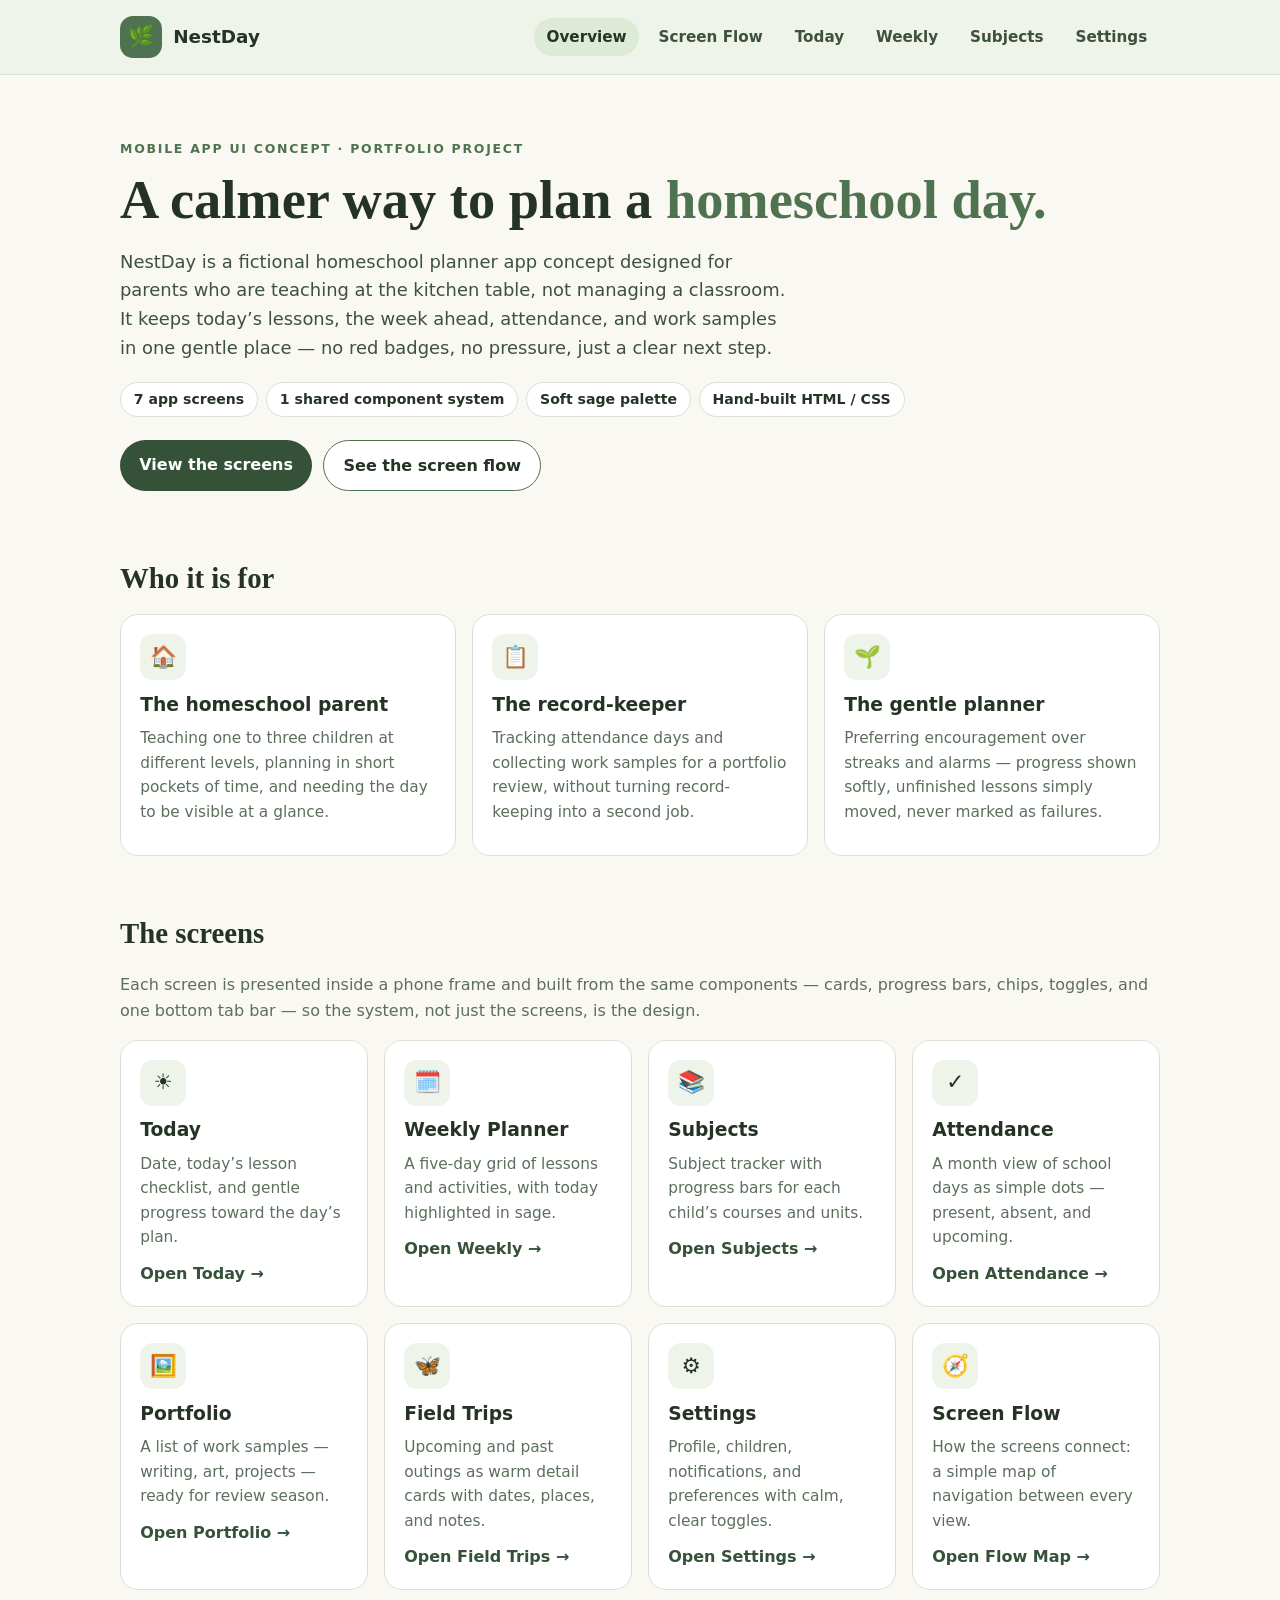
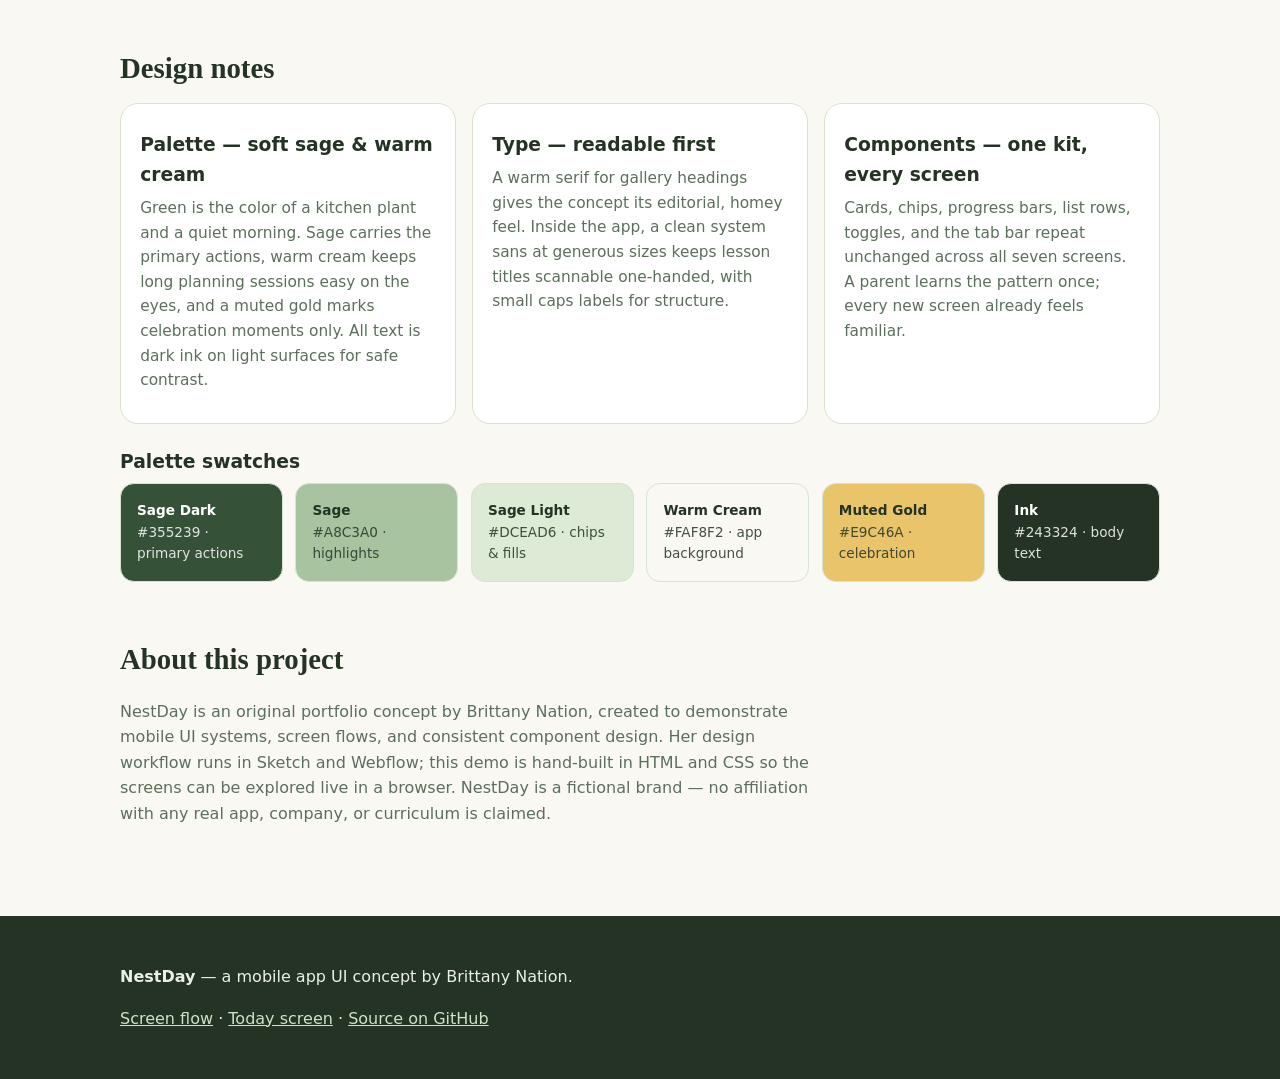
<file: index.html>
<!DOCTYPE html>
<html lang="en">
<head>
<meta charset="UTF-8">
<meta name="viewport" content="width=device-width, initial-scale=1.0">
<title>NestDay — Homeschool Planner App UI Concept | Brittany Nation</title>
<meta name="description" content="NestDay is an original mobile app UI concept for a calm homeschool planner, designed and hand-built in HTML/CSS by Brittany Nation.">
<link rel="stylesheet" href="styles.css">

<meta property="og:type" content="website">
<meta property="og:title" content="NestDay — Homeschool Planner App UI Concept | Brittany Nation">
<meta property="og:description" content="NestDay is an original mobile app UI concept for a calm homeschool planner, covering today's lessons, the week ahead, subject progress, attendance, and field trips in a soft sage palette.">
<meta property="og:url" content="https://brittanynation.github.io/mobile-app-ui-concept/">
<meta property="og:image" content="https://brittanynation.github.io/mobile-app-ui-concept/og-image.png">
<meta name="twitter:card" content="summary_large_image">
</head>
<body>
<a class="skip-link" href="#main">Skip to content</a>
<header class="site-header">
  <div class="site-header-inner">
    <a class="brand" href="index.html"><span class="brand-mark" aria-hidden="true">🌿</span> NestDay</a>
    <nav class="main-nav" aria-label="Main navigation">
      <ul>
        <li><a href="index.html" aria-current="page">Overview</a></li>
        <li><a href="flow.html">Screen Flow</a></li>
        <li><a href="today.html">Today</a></li>
        <li><a href="weekly.html">Weekly</a></li>
        <li><a href="subjects.html">Subjects</a></li>
        <li><a href="settings.html">Settings</a></li>
      </ul>
    </nav>
  </div>
</header>

<main id="main">
  <div class="wrap">
    <section class="hero" aria-labelledby="page-title">
      <p class="eyebrow">Mobile App UI Concept · Portfolio Project</p>
      <h1 id="page-title">A calmer way to plan a <em>homeschool day.</em></h1>
      <p class="lead">NestDay is a fictional homeschool planner app concept designed for parents who are teaching at the kitchen table, not managing a classroom. It keeps today&rsquo;s lessons, the week ahead, attendance, and work samples in one gentle place — no red badges, no pressure, just a clear next step.</p>
      <div class="pill-row" aria-label="Project highlights">
        <span class="pill">7 app screens</span><span class="pill">1 shared component system</span>
        <span class="pill">Soft sage palette</span><span class="pill">Hand-built HTML / CSS</span>
      </div>
      <div class="btn-row">
        <a class="btn" href="today.html">View the screens</a>
        <a class="btn secondary" href="flow.html">See the screen flow</a>
      </div>
    </section>

    <section aria-labelledby="who-title">
      <h2 id="who-title">Who it is for</h2>
      <div class="grid">
        <article class="card"><div class="icon" aria-hidden="true">🏠</div><h3>The homeschool parent</h3><p>Teaching one to three children at different levels, planning in short pockets of time, and needing the day to be visible at a glance.</p></article>
        <article class="card"><div class="icon" aria-hidden="true">📋</div><h3>The record-keeper</h3><p>Tracking attendance days and collecting work samples for a portfolio review, without turning record-keeping into a second job.</p></article>
        <article class="card"><div class="icon" aria-hidden="true">🌱</div><h3>The gentle planner</h3><p>Preferring encouragement over streaks and alarms — progress shown softly, unfinished lessons simply moved, never marked as failures.</p></article>
      </div>
    </section>

    <section aria-labelledby="screens-title">
      <h2 id="screens-title">The screens</h2>
      <p class="muted">Each screen is presented inside a phone frame and built from the same components — cards, progress bars, chips, toggles, and one bottom tab bar — so the system, not just the screens, is the design.</p>
      <div class="grid">
        <article class="card"><div class="icon" aria-hidden="true">☀️</div><h3>Today</h3><p>Date, today&rsquo;s lesson checklist, and gentle progress toward the day&rsquo;s plan.</p><a class="go" href="today.html">Open Today →</a></article>
        <article class="card"><div class="icon" aria-hidden="true">🗓️</div><h3>Weekly Planner</h3><p>A five-day grid of lessons and activities, with today highlighted in sage.</p><a class="go" href="weekly.html">Open Weekly →</a></article>
        <article class="card"><div class="icon" aria-hidden="true">📚</div><h3>Subjects</h3><p>Subject tracker with progress bars for each child&rsquo;s courses and units.</p><a class="go" href="subjects.html">Open Subjects →</a></article>
        <article class="card"><div class="icon" aria-hidden="true">✓</div><h3>Attendance</h3><p>A month view of school days as simple dots — present, absent, and upcoming.</p><a class="go" href="attendance.html">Open Attendance →</a></article>
        <article class="card"><div class="icon" aria-hidden="true">🖼️</div><h3>Portfolio</h3><p>A list of work samples — writing, art, projects — ready for review season.</p><a class="go" href="portfolio.html">Open Portfolio →</a></article>
        <article class="card"><div class="icon" aria-hidden="true">🦋</div><h3>Field Trips</h3><p>Upcoming and past outings as warm detail cards with dates, places, and notes.</p><a class="go" href="trips.html">Open Field Trips →</a></article>
        <article class="card"><div class="icon" aria-hidden="true">⚙️</div><h3>Settings</h3><p>Profile, children, notifications, and preferences with calm, clear toggles.</p><a class="go" href="settings.html">Open Settings →</a></article>
        <article class="card"><div class="icon" aria-hidden="true">🧭</div><h3>Screen Flow</h3><p>How the screens connect: a simple map of navigation between every view.</p><a class="go" href="flow.html">Open Flow Map →</a></article>
      </div>
    </section>

    <section aria-labelledby="design-title">
      <h2 id="design-title">Design notes</h2>
      <div class="note-grid">
        <article class="card"><h3>Palette — soft sage &amp; warm cream</h3><p>Green is the color of a kitchen plant and a quiet morning. Sage carries the primary actions, warm cream keeps long planning sessions easy on the eyes, and a muted gold marks celebration moments only. All text is dark ink on light surfaces for safe contrast.</p></article>
        <article class="card"><h3>Type — readable first</h3><p>A warm serif for gallery headings gives the concept its editorial, homey feel. Inside the app, a clean system sans at generous sizes keeps lesson titles scannable one-handed, with small caps labels for structure.</p></article>
        <article class="card"><h3>Components — one kit, every screen</h3><p>Cards, chips, progress bars, list rows, toggles, and the tab bar repeat unchanged across all seven screens. A parent learns the pattern once; every new screen already feels familiar.</p></article>
      </div>
      <h3 style="margin-top:1.4rem">Palette swatches</h3>
      <div class="swatch-row" role="list" aria-label="Color palette">
        <div class="swatch" role="listitem" style="background:#355239;color:#fff">Sage Dark <span>#355239 · primary actions</span></div>
        <div class="swatch" role="listitem" style="background:#a8c3a0">Sage <span>#A8C3A0 · highlights</span></div>
        <div class="swatch" role="listitem" style="background:#dcead6">Sage Light <span>#DCEAD6 · chips &amp; fills</span></div>
        <div class="swatch" role="listitem" style="background:#faf8f2">Warm Cream <span>#FAF8F2 · app background</span></div>
        <div class="swatch" role="listitem" style="background:#e9c46a">Muted Gold <span>#E9C46A · celebration</span></div>
        <div class="swatch" role="listitem" style="background:#243324;color:#fff">Ink <span>#243324 · body text</span></div>
      </div>
    </section>

    <section aria-labelledby="about-title">
      <h2 id="about-title">About this project</h2>
      <p class="muted" style="max-width:44rem">NestDay is an original portfolio concept by Brittany Nation, created to demonstrate mobile UI systems, screen flows, and consistent component design. Her design workflow runs in Sketch and Webflow; this demo is hand-built in HTML and CSS so the screens can be explored live in a browser. NestDay is a fictional brand — no affiliation with any real app, company, or curriculum is claimed.</p>
    </section>
  </div>
</main>

<footer class="site-footer">
  <div class="wrap">
    <p><strong>NestDay</strong> — a mobile app UI concept by Brittany Nation.</p>
    <p><a href="flow.html">Screen flow</a> · <a href="today.html">Today screen</a> · <a href="https://github.com/BrittanyNation/mobile-app-ui-concept">Source on GitHub</a></p>
  </div>
</footer>
</body>
</html>
</file>
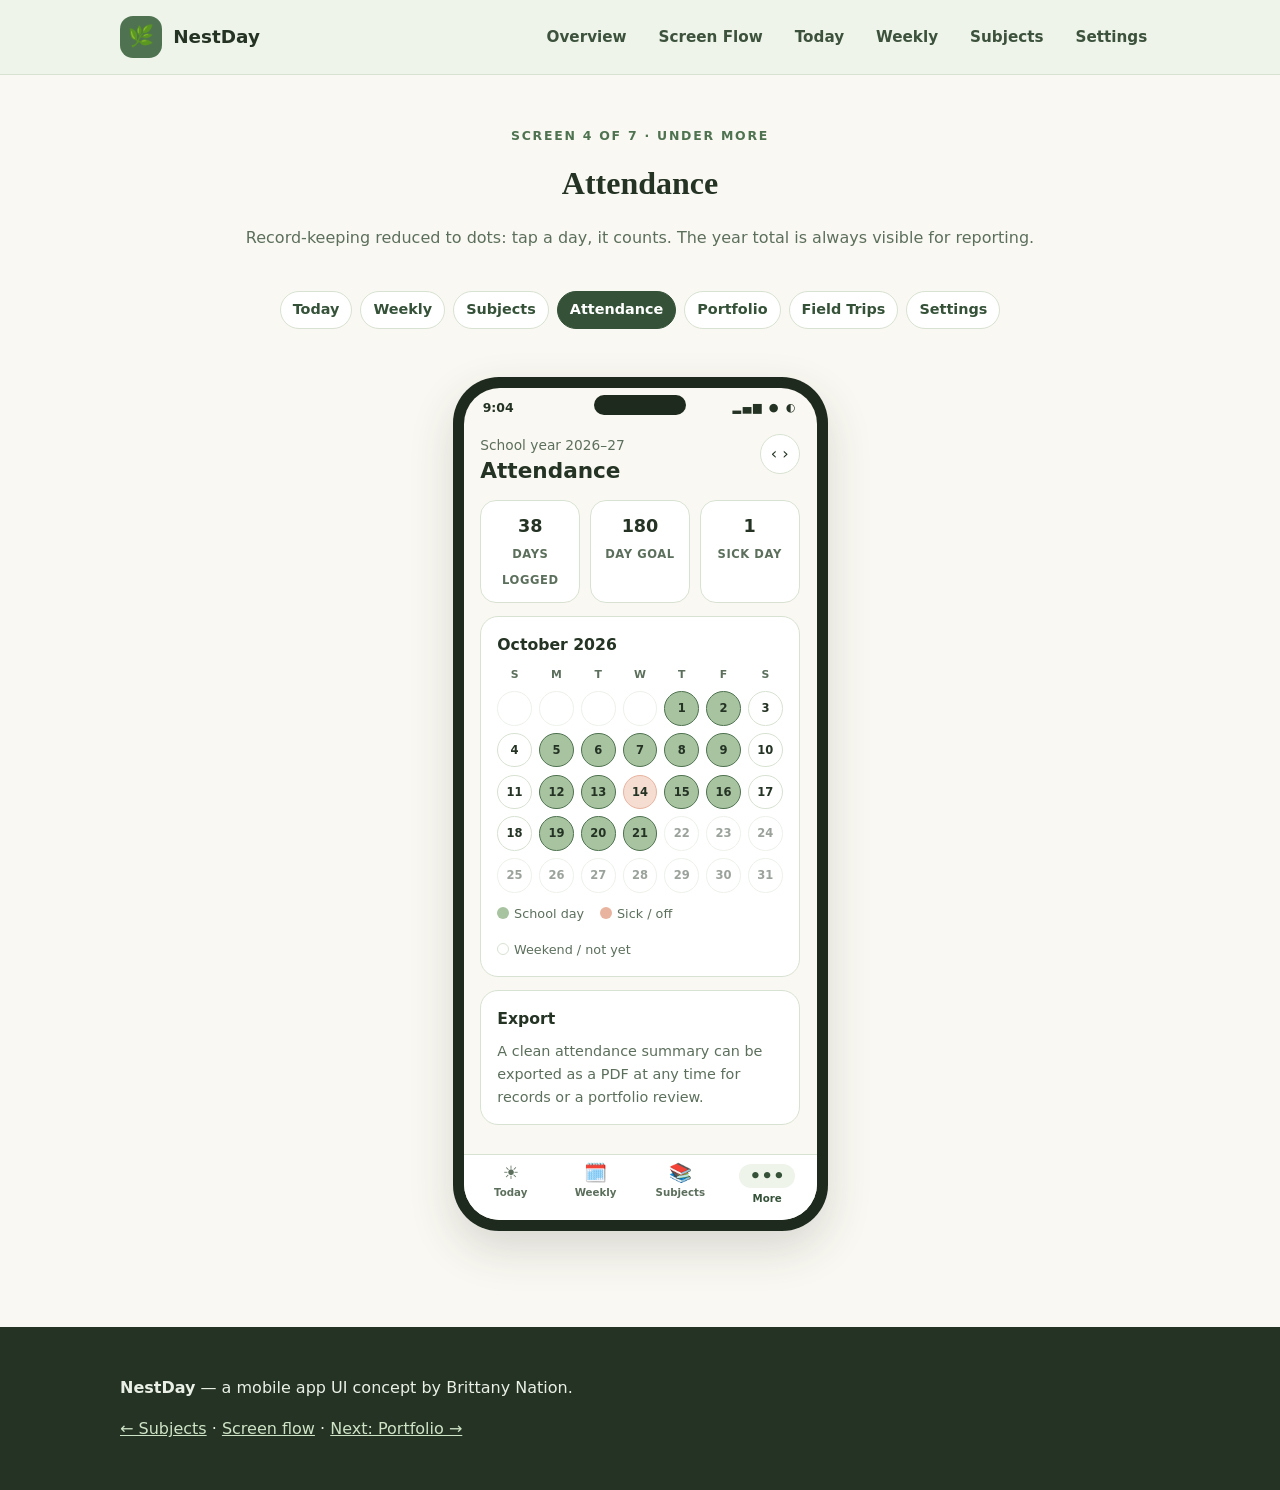
<file: attendance.html>
<!DOCTYPE html>
<html lang="en">
<head>
<meta charset="UTF-8">
<meta name="viewport" content="width=device-width, initial-scale=1.0">
<title>Attendance — NestDay UI Concept | Brittany Nation</title>
<meta name="description" content="The Attendance screen of the NestDay homeschool planner UI concept: a month of school days shown as simple dots.">
<link rel="stylesheet" href="styles.css">
</head>
<body>
<a class="skip-link" href="#main">Skip to content</a>
<header class="site-header"><div class="site-header-inner">
<a class="brand" href="index.html"><span class="brand-mark" aria-hidden="true">🌿</span> NestDay</a>
<nav class="main-nav" aria-label="Main navigation"><ul>
<li><a href="index.html">Overview</a></li><li><a href="flow.html">Screen Flow</a></li>
<li><a href="today.html">Today</a></li><li><a href="weekly.html">Weekly</a></li>
<li><a href="subjects.html">Subjects</a></li><li><a href="settings.html">Settings</a></li>
</ul></nav></div></header>

<main id="main"><div class="wrap">
  <div class="screen-hero">
    <p class="eyebrow">Screen 4 of 7 · Under More</p>
    <h1>Attendance</h1>
    <p class="muted">Record-keeping reduced to dots: tap a day, it counts. The year total is always visible for reporting.</p>
  </div>
  <nav class="screen-nav" aria-label="App screens">
    <a href="today.html">Today</a><a href="weekly.html">Weekly</a><a href="subjects.html">Subjects</a><a href="attendance.html" aria-current="page">Attendance</a><a href="portfolio.html">Portfolio</a><a href="trips.html">Field Trips</a><a href="settings.html">Settings</a>
  </nav>

  <div class="phone-stage">
    <div class="phone" role="img" aria-label="Phone mockup of the NestDay Attendance screen showing an October calendar of dots, most days present in sage green, one sick day, and 38 school days logged so far this year.">
      <div class="phone-screen">
        <div class="notch" aria-hidden="true"></div>
        <div class="status-bar"><span>9:04</span><span class="status-icons" aria-hidden="true">▂▄▆ ● ◐</span></div>
        <div class="app-body">
          <div class="app-head">
            <div><p>School year 2026–27</p><h2>Attendance</h2></div>
            <div class="icon-btn" aria-hidden="true">‹ ›</div>
          </div>
          <div class="mini-stats">
            <div class="mini-stat"><strong>38</strong><span>Days logged</span></div>
            <div class="mini-stat"><strong>180</strong><span>Day goal</span></div>
            <div class="mini-stat"><strong>1</strong><span>Sick day</span></div>
          </div>
          <div class="app-card">
            <h3>October 2026</h3>
            <div class="dots-grid" aria-hidden="true">
              <span class="dow">S</span><span class="dow">M</span><span class="dow">T</span><span class="dow">W</span><span class="dow">T</span><span class="dow">F</span><span class="dow">S</span>
              <span class="dot-day future"></span><span class="dot-day future"></span><span class="dot-day future"></span><span class="dot-day future"></span><span class="dot-day present">1</span><span class="dot-day present">2</span><span class="dot-day">3</span>
              <span class="dot-day">4</span><span class="dot-day present">5</span><span class="dot-day present">6</span><span class="dot-day present">7</span><span class="dot-day present">8</span><span class="dot-day present">9</span><span class="dot-day">10</span>
              <span class="dot-day">11</span><span class="dot-day present">12</span><span class="dot-day present">13</span><span class="dot-day absent">14</span><span class="dot-day present">15</span><span class="dot-day present">16</span><span class="dot-day">17</span>
              <span class="dot-day">18</span><span class="dot-day present">19</span><span class="dot-day present">20</span><span class="dot-day present">21</span><span class="dot-day future">22</span><span class="dot-day future">23</span><span class="dot-day future">24</span>
              <span class="dot-day future">25</span><span class="dot-day future">26</span><span class="dot-day future">27</span><span class="dot-day future">28</span><span class="dot-day future">29</span><span class="dot-day future">30</span><span class="dot-day future">31</span>
            </div>
            <div class="legend">
              <span><i style="background:#a8c3a0"></i>School day</span>
              <span><i style="background:#e8b4a0"></i>Sick / off</span>
              <span><i style="background:#fff;border:1px solid #d8e2d2"></i>Weekend / not yet</span>
            </div>
          </div>
          <div class="app-card">
            <h3>Export</h3>
            <p style="margin:0;color:var(--muted);font-size:.9rem">A clean attendance summary can be exported as a PDF at any time for records or a portfolio review.</p>
          </div>
        </div>
        <nav class="tab-bar" aria-label="App tab bar">
          <a class="tab" href="today.html"><span class="ticon" aria-hidden="true">☀️</span>Today</a>
          <a class="tab" href="weekly.html"><span class="ticon" aria-hidden="true">🗓️</span>Weekly</a>
          <a class="tab" href="subjects.html"><span class="ticon" aria-hidden="true">📚</span>Subjects</a>
          <a class="tab active" href="settings.html" aria-current="page"><span class="ticon" aria-hidden="true">•••</span>More</a>
        </nav>
      </div>
    </div>
  </div>
</div></main>
<footer class="site-footer"><div class="wrap"><p><strong>NestDay</strong> — a mobile app UI concept by Brittany Nation.</p><p><a href="subjects.html">← Subjects</a> · <a href="flow.html">Screen flow</a> · <a href="portfolio.html">Next: Portfolio →</a></p></div></footer>
</body>
</html>
</file>
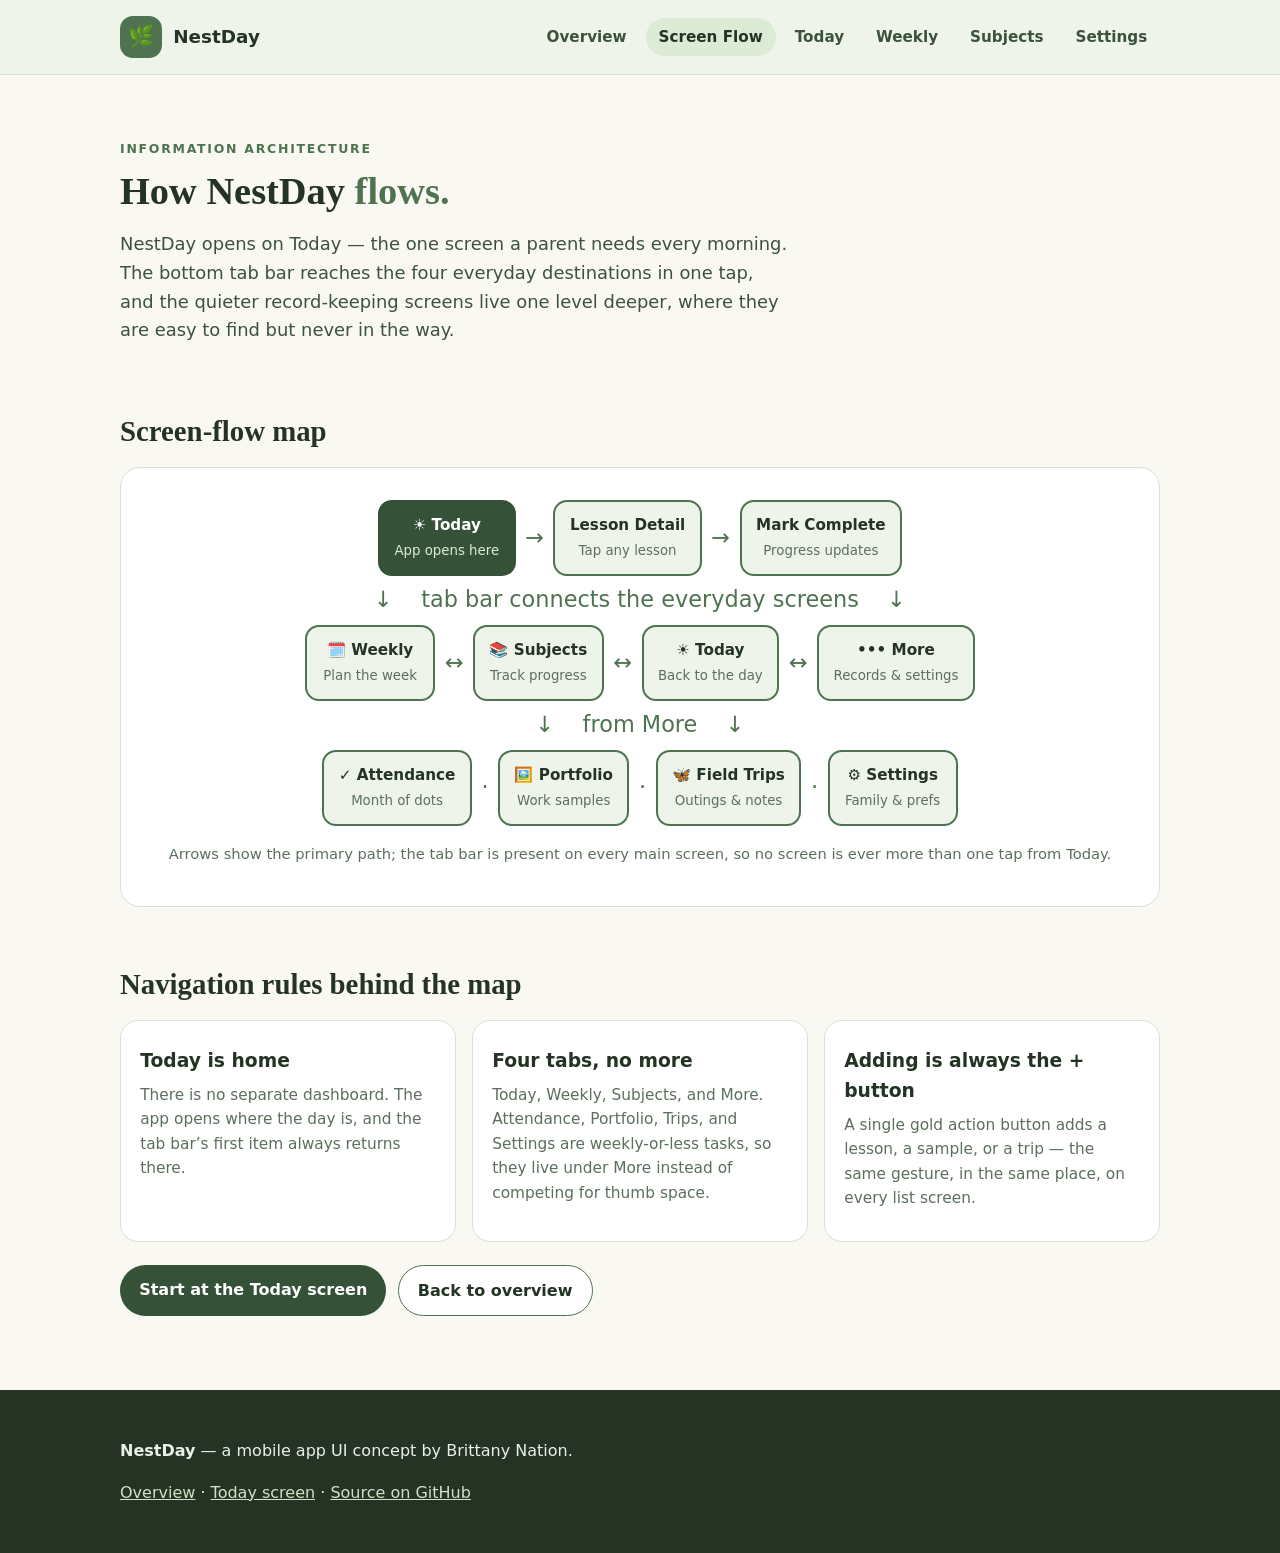
<file: flow.html>
<!DOCTYPE html>
<html lang="en">
<head>
<meta charset="UTF-8">
<meta name="viewport" content="width=device-width, initial-scale=1.0">
<title>Screen Flow — NestDay UI Concept | Brittany Nation</title>
<meta name="description" content="A simple screen-flow map for the NestDay homeschool planner UI concept, showing navigation between its seven screens.">
<link rel="stylesheet" href="styles.css">
</head>
<body>
<a class="skip-link" href="#main">Skip to content</a>
<header class="site-header">
  <div class="site-header-inner">
    <a class="brand" href="index.html"><span class="brand-mark" aria-hidden="true">🌿</span> NestDay</a>
    <nav class="main-nav" aria-label="Main navigation">
      <ul>
        <li><a href="index.html">Overview</a></li>
        <li><a href="flow.html" aria-current="page">Screen Flow</a></li>
        <li><a href="today.html">Today</a></li>
        <li><a href="weekly.html">Weekly</a></li>
        <li><a href="subjects.html">Subjects</a></li>
        <li><a href="settings.html">Settings</a></li>
      </ul>
    </nav>
  </div>
</header>

<main id="main">
  <div class="wrap">
    <section class="hero" aria-labelledby="page-title" style="padding-bottom:1rem">
      <p class="eyebrow">Information Architecture</p>
      <h1 id="page-title" style="font-size:2.4rem">How NestDay <em>flows.</em></h1>
      <p class="lead">NestDay opens on Today — the one screen a parent needs every morning. The bottom tab bar reaches the four everyday destinations in one tap, and the quieter record-keeping screens live one level deeper, where they are easy to find but never in the way.</p>
    </section>

    <section aria-labelledby="map-title">
      <h2 id="map-title">Screen-flow map</h2>
      <div class="flow-board" role="img" aria-label="Flow diagram: the app opens on Today. The tab bar connects Today, Weekly, Subjects, and More. From More, parents reach Attendance, Portfolio, Field Trips, and Settings. Today also links forward to Weekly planning and to a lesson detail.">
        <div class="flow-row">
          <div class="flow-box center"><strong>☀️ Today</strong><small>App opens here</small></div>
          <span class="flow-arrow" aria-hidden="true">→</span>
          <div class="flow-box"><strong>Lesson Detail</strong><small>Tap any lesson</small></div>
          <span class="flow-arrow" aria-hidden="true">→</span>
          <div class="flow-box"><strong>Mark Complete</strong><small>Progress updates</small></div>
        </div>
        <div class="flow-down" aria-hidden="true">↓&nbsp;&nbsp;&nbsp; tab bar connects the everyday screens &nbsp;&nbsp;&nbsp;↓</div>
        <div class="flow-row">
          <div class="flow-box"><strong>🗓️ Weekly</strong><small>Plan the week</small></div>
          <span class="flow-arrow" aria-hidden="true">↔</span>
          <div class="flow-box"><strong>📚 Subjects</strong><small>Track progress</small></div>
          <span class="flow-arrow" aria-hidden="true">↔</span>
          <div class="flow-box"><strong>☀️ Today</strong><small>Back to the day</small></div>
          <span class="flow-arrow" aria-hidden="true">↔</span>
          <div class="flow-box"><strong>••• More</strong><small>Records &amp; settings</small></div>
        </div>
        <div class="flow-down" aria-hidden="true">↓&nbsp;&nbsp;&nbsp; from More &nbsp;&nbsp;&nbsp;↓</div>
        <div class="flow-row">
          <div class="flow-box"><strong>✓ Attendance</strong><small>Month of dots</small></div>
          <span class="flow-arrow" aria-hidden="true">·</span>
          <div class="flow-box"><strong>🖼️ Portfolio</strong><small>Work samples</small></div>
          <span class="flow-arrow" aria-hidden="true">·</span>
          <div class="flow-box"><strong>🦋 Field Trips</strong><small>Outings &amp; notes</small></div>
          <span class="flow-arrow" aria-hidden="true">·</span>
          <div class="flow-box"><strong>⚙️ Settings</strong><small>Family &amp; prefs</small></div>
        </div>
        <p class="flow-caption">Arrows show the primary path; the tab bar is present on every main screen, so no screen is ever more than one tap from Today.</p>
      </div>
    </section>

    <section aria-labelledby="rules-title">
      <h2 id="rules-title">Navigation rules behind the map</h2>
      <div class="note-grid">
        <article class="card"><h3>Today is home</h3><p>There is no separate dashboard. The app opens where the day is, and the tab bar&rsquo;s first item always returns there.</p></article>
        <article class="card"><h3>Four tabs, no more</h3><p>Today, Weekly, Subjects, and More. Attendance, Portfolio, Trips, and Settings are weekly-or-less tasks, so they live under More instead of competing for thumb space.</p></article>
        <article class="card"><h3>Adding is always the + button</h3><p>A single gold action button adds a lesson, a sample, or a trip — the same gesture, in the same place, on every list screen.</p></article>
      </div>
      <div class="btn-row">
        <a class="btn" href="today.html">Start at the Today screen</a>
        <a class="btn secondary" href="index.html">Back to overview</a>
      </div>
    </section>
  </div>
</main>

<footer class="site-footer">
  <div class="wrap">
    <p><strong>NestDay</strong> — a mobile app UI concept by Brittany Nation.</p>
    <p><a href="index.html">Overview</a> · <a href="today.html">Today screen</a> · <a href="https://github.com/BrittanyNation/mobile-app-ui-concept">Source on GitHub</a></p>
  </div>
</footer>
</body>
</html>
</file>
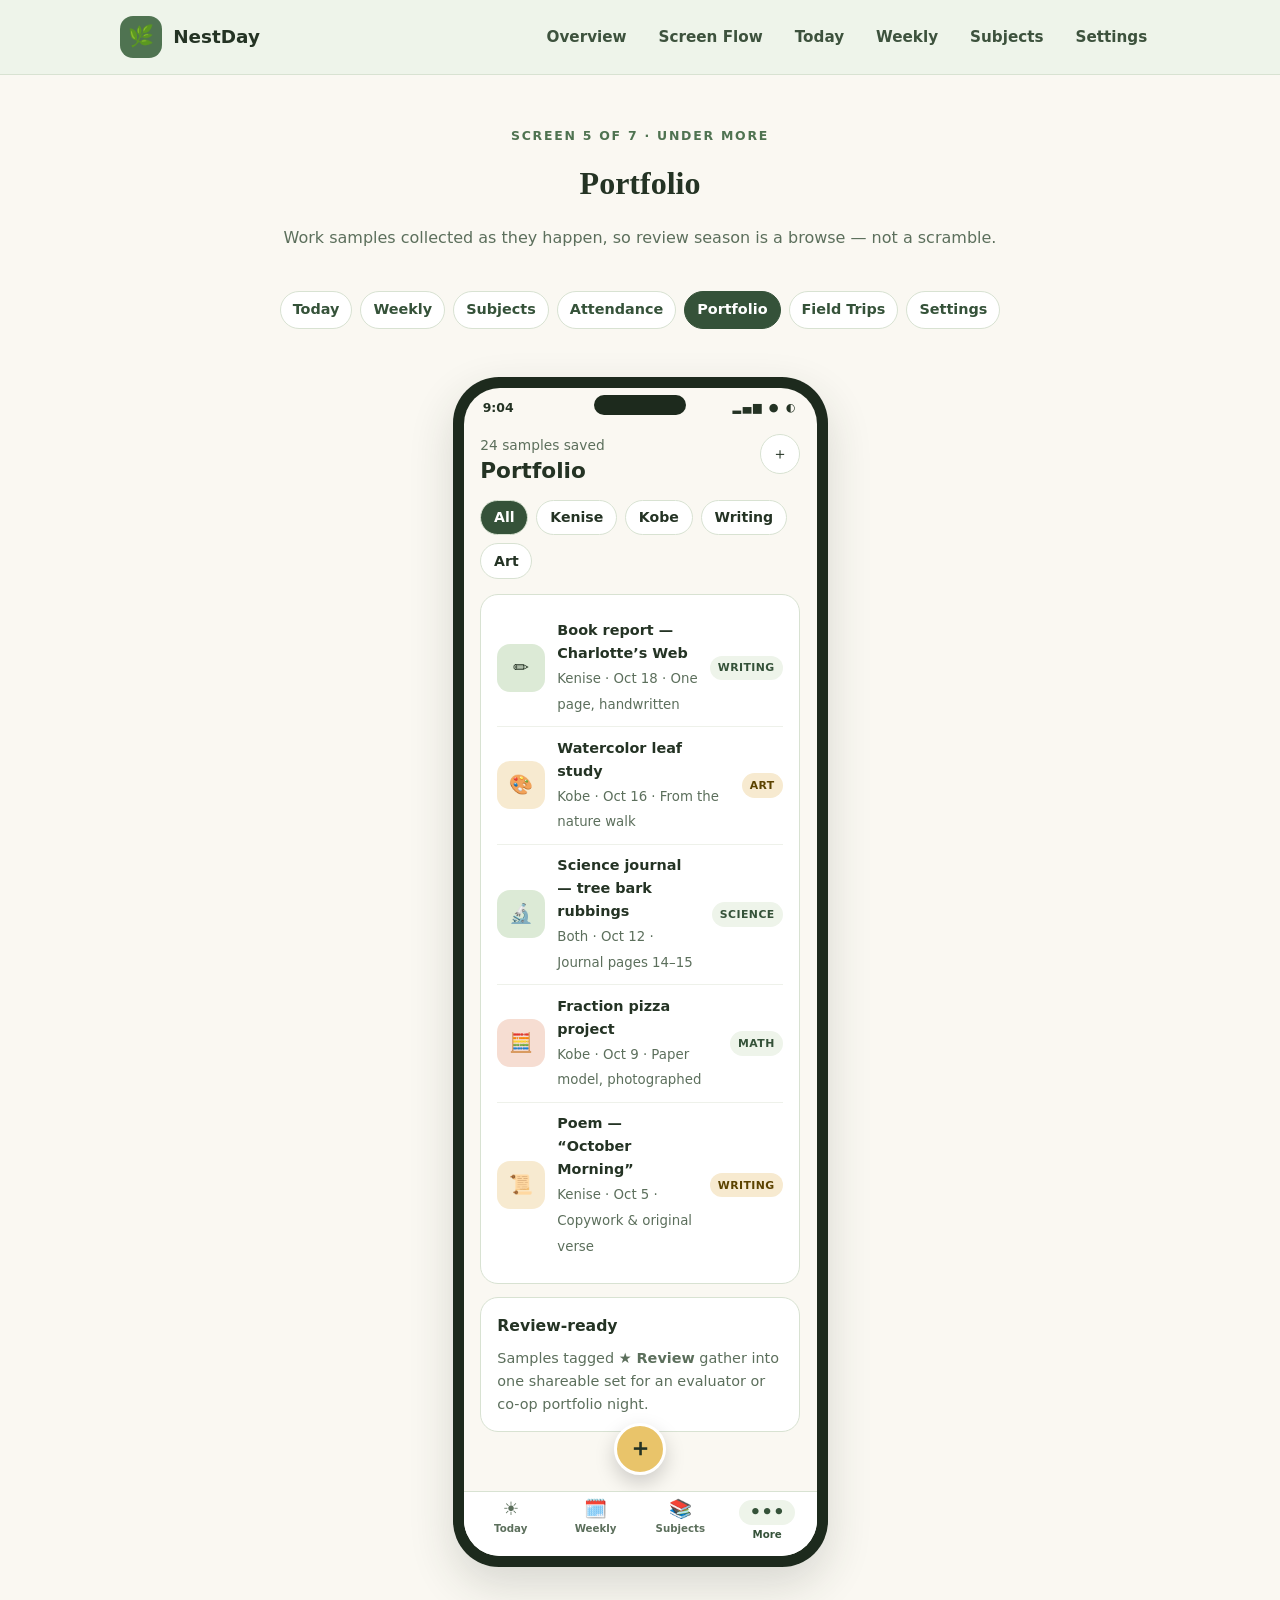
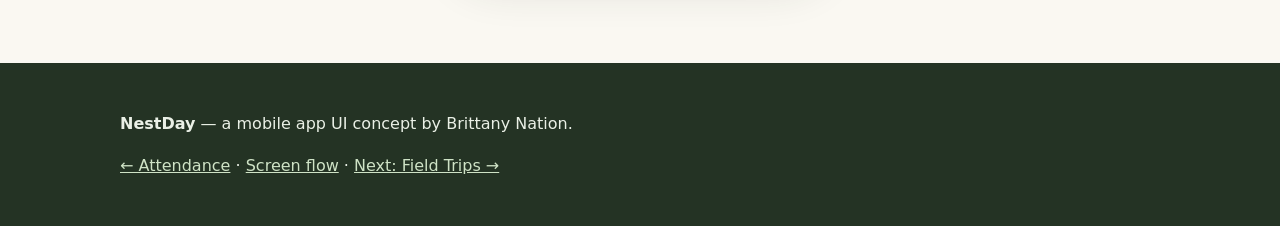
<file: portfolio.html>
<!DOCTYPE html>
<html lang="en">
<head>
<meta charset="UTF-8">
<meta name="viewport" content="width=device-width, initial-scale=1.0">
<title>Portfolio — NestDay UI Concept | Brittany Nation</title>
<meta name="description" content="The Portfolio screen of the NestDay homeschool planner UI concept: a list of student work samples saved through the year.">
<link rel="stylesheet" href="styles.css">
</head>
<body>
<a class="skip-link" href="#main">Skip to content</a>
<header class="site-header"><div class="site-header-inner">
<a class="brand" href="index.html"><span class="brand-mark" aria-hidden="true">🌿</span> NestDay</a>
<nav class="main-nav" aria-label="Main navigation"><ul>
<li><a href="index.html">Overview</a></li><li><a href="flow.html">Screen Flow</a></li>
<li><a href="today.html">Today</a></li><li><a href="weekly.html">Weekly</a></li>
<li><a href="subjects.html">Subjects</a></li><li><a href="settings.html">Settings</a></li>
</ul></nav></div></header>

<main id="main"><div class="wrap">
  <div class="screen-hero">
    <p class="eyebrow">Screen 5 of 7 · Under More</p>
    <h1>Portfolio</h1>
    <p class="muted">Work samples collected as they happen, so review season is a browse — not a scramble.</p>
  </div>
  <nav class="screen-nav" aria-label="App screens">
    <a href="today.html">Today</a><a href="weekly.html">Weekly</a><a href="subjects.html">Subjects</a><a href="attendance.html">Attendance</a><a href="portfolio.html" aria-current="page">Portfolio</a><a href="trips.html">Field Trips</a><a href="settings.html">Settings</a>
  </nav>

  <div class="phone-stage">
    <div class="phone" role="img" aria-label="Phone mockup of the NestDay Portfolio screen listing student work samples: a book report, a watercolor leaf study, a science journal page, a math project, and a poem, each tagged by subject.">
      <div class="phone-screen">
        <div class="notch" aria-hidden="true"></div>
        <div class="status-bar"><span>9:04</span><span class="status-icons" aria-hidden="true">▂▄▆ ● ◐</span></div>
        <div class="app-body">
          <div class="app-head">
            <div><p>24 samples saved</p><h2>Portfolio</h2></div>
            <div class="icon-btn" aria-hidden="true">＋</div>
          </div>
          <div class="pill-row" style="margin:.2rem 0 .9rem" aria-hidden="true">
            <span class="pill" style="background:#355239;color:#fff">All</span><span class="pill">Kenise</span><span class="pill">Kobe</span><span class="pill">Writing</span><span class="pill">Art</span>
          </div>
          <div class="app-card">
            <div class="list-row"><span class="thumb" style="background:#dcead6" aria-hidden="true">✏️</span><div><strong>Book report — Charlotte&rsquo;s Web</strong><small>Kenise · Oct 18 · One page, handwritten</small></div><span class="tag">Writing</span></div>
            <div class="list-row"><span class="thumb" style="background:#f7ead0" aria-hidden="true">🎨</span><div><strong>Watercolor leaf study</strong><small>Kobe · Oct 16 · From the nature walk</small></div><span class="tag warm">Art</span></div>
            <div class="list-row"><span class="thumb" style="background:#dcead6" aria-hidden="true">🔬</span><div><strong>Science journal — tree bark rubbings</strong><small>Both · Oct 12 · Journal pages 14–15</small></div><span class="tag">Science</span></div>
            <div class="list-row"><span class="thumb" style="background:#f6ddd2" aria-hidden="true">🧮</span><div><strong>Fraction pizza project</strong><small>Kobe · Oct 9 · Paper model, photographed</small></div><span class="tag">Math</span></div>
            <div class="list-row"><span class="thumb" style="background:#f7ead0" aria-hidden="true">📜</span><div><strong>Poem — &ldquo;October Morning&rdquo;</strong><small>Kenise · Oct 5 · Copywork &amp; original verse</small></div><span class="tag warm">Writing</span></div>
          </div>
          <div class="app-card">
            <h3>Review-ready</h3>
            <p style="margin:0;color:var(--muted);font-size:.9rem">Samples tagged <strong>★ Review</strong> gather into one shareable set for an evaluator or co-op portfolio night.</p>
          </div>
          <div class="fab" aria-hidden="true">＋</div>
        </div>
        <nav class="tab-bar" aria-label="App tab bar">
          <a class="tab" href="today.html"><span class="ticon" aria-hidden="true">☀️</span>Today</a>
          <a class="tab" href="weekly.html"><span class="ticon" aria-hidden="true">🗓️</span>Weekly</a>
          <a class="tab" href="subjects.html"><span class="ticon" aria-hidden="true">📚</span>Subjects</a>
          <a class="tab active" href="settings.html" aria-current="page"><span class="ticon" aria-hidden="true">•••</span>More</a>
        </nav>
      </div>
    </div>
  </div>
</div></main>
<footer class="site-footer"><div class="wrap"><p><strong>NestDay</strong> — a mobile app UI concept by Brittany Nation.</p><p><a href="attendance.html">← Attendance</a> · <a href="flow.html">Screen flow</a> · <a href="trips.html">Next: Field Trips →</a></p></div></footer>
</body>
</html>
</file>
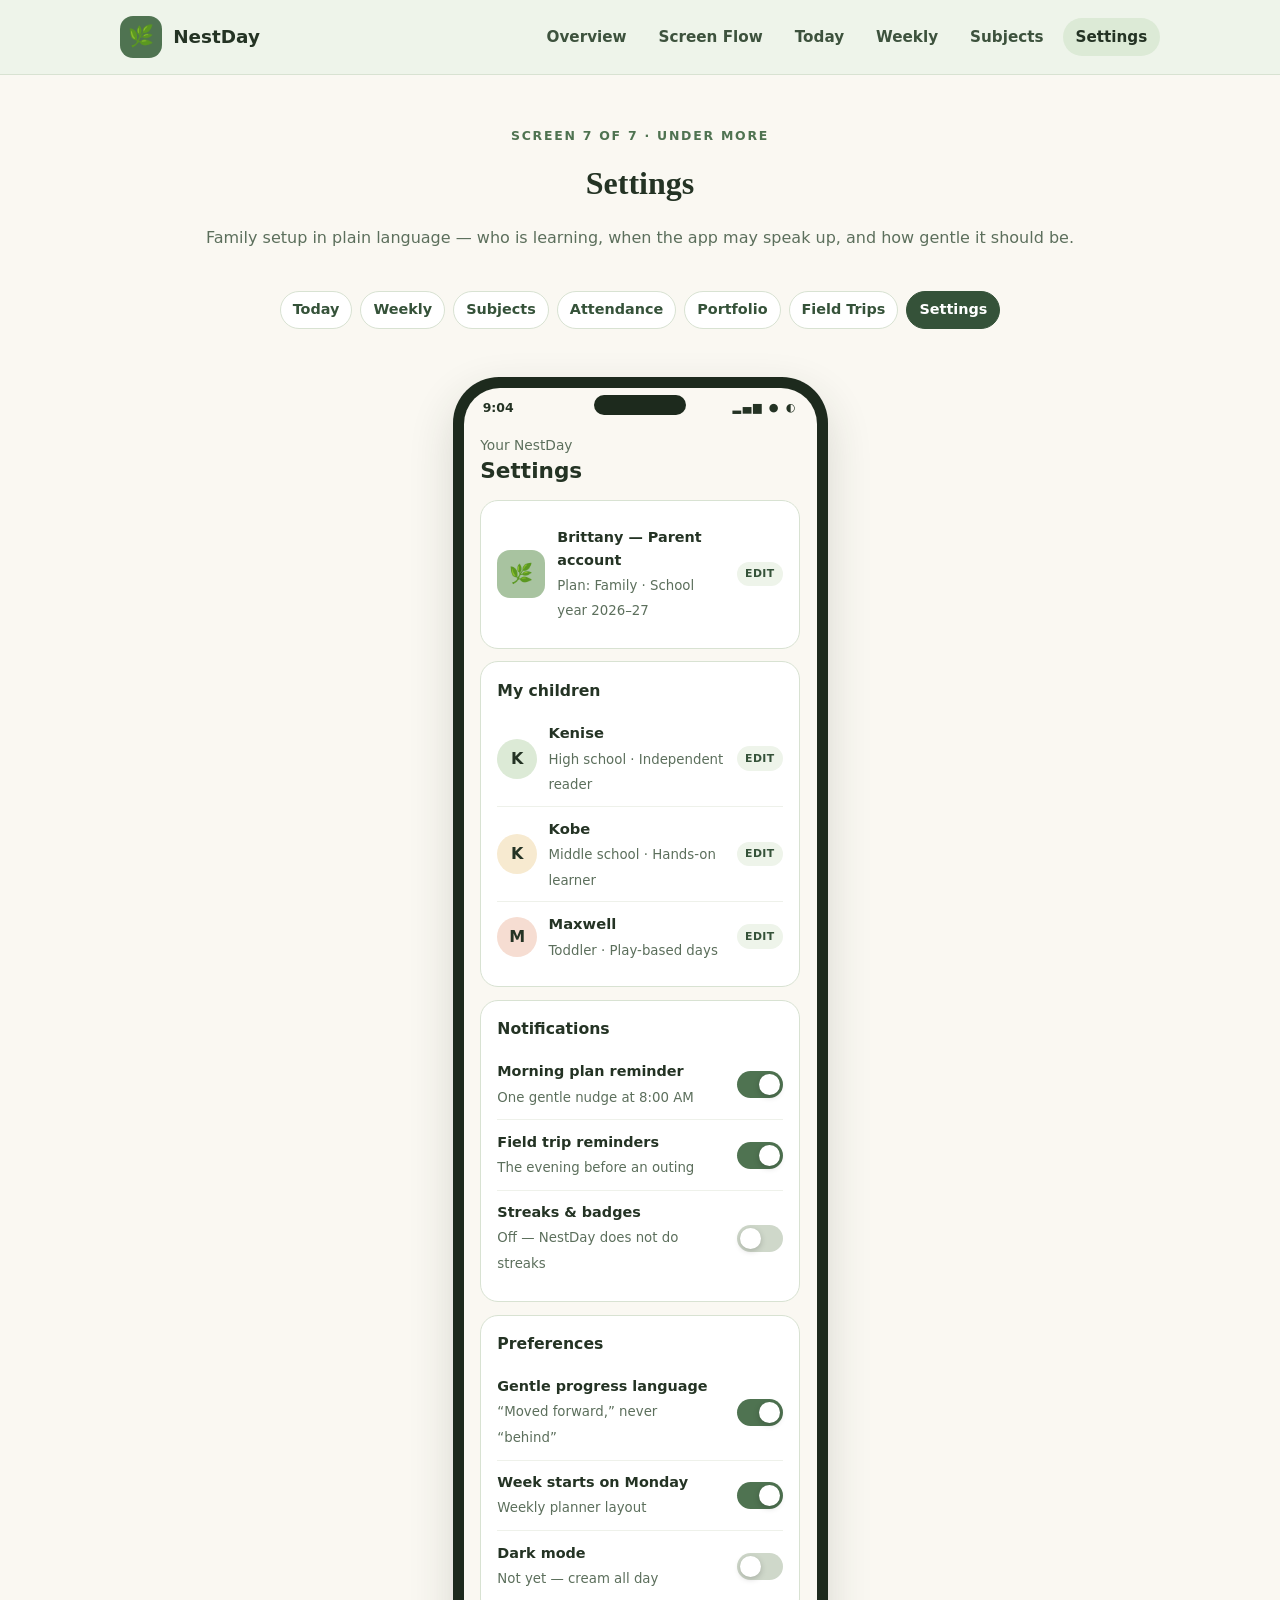
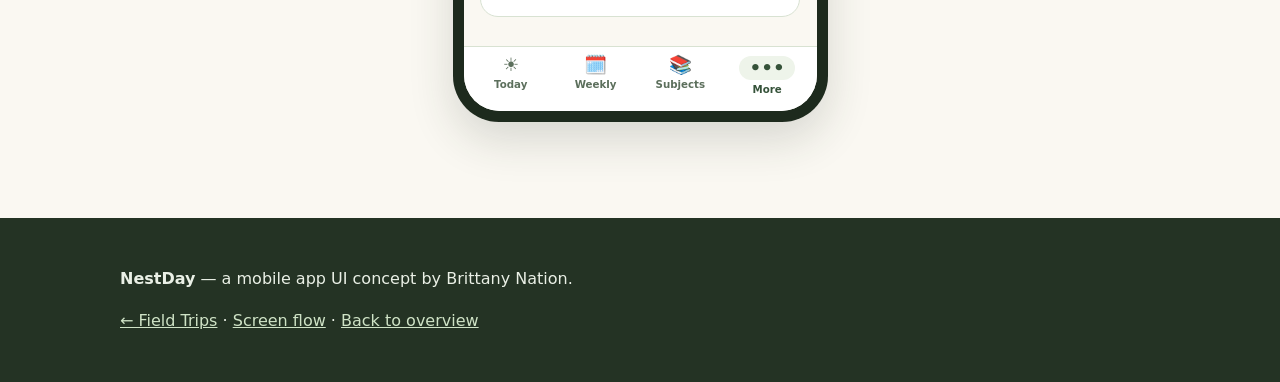
<file: settings.html>
<!DOCTYPE html>
<html lang="en">
<head>
<meta charset="UTF-8">
<meta name="viewport" content="width=device-width, initial-scale=1.0">
<title>Settings — NestDay UI Concept | Brittany Nation</title>
<meta name="description" content="The Settings screen of the NestDay homeschool planner UI concept: profile, children, notifications, and preference toggles.">
<link rel="stylesheet" href="styles.css">
</head>
<body>
<a class="skip-link" href="#main">Skip to content</a>
<header class="site-header"><div class="site-header-inner">
<a class="brand" href="index.html"><span class="brand-mark" aria-hidden="true">🌿</span> NestDay</a>
<nav class="main-nav" aria-label="Main navigation"><ul>
<li><a href="index.html">Overview</a></li><li><a href="flow.html">Screen Flow</a></li>
<li><a href="today.html">Today</a></li><li><a href="weekly.html">Weekly</a></li>
<li><a href="subjects.html">Subjects</a></li><li><a href="settings.html" aria-current="page">Settings</a></li>
</ul></nav></div></header>

<main id="main"><div class="wrap">
  <div class="screen-hero">
    <p class="eyebrow">Screen 7 of 7 · Under More</p>
    <h1>Settings</h1>
    <p class="muted">Family setup in plain language — who is learning, when the app may speak up, and how gentle it should be.</p>
  </div>
  <nav class="screen-nav" aria-label="App screens">
    <a href="today.html">Today</a><a href="weekly.html">Weekly</a><a href="subjects.html">Subjects</a><a href="attendance.html">Attendance</a><a href="portfolio.html">Portfolio</a><a href="trips.html">Field Trips</a><a href="settings.html" aria-current="page">Settings</a>
  </nav>

  <div class="phone-stage">
    <div class="phone" role="img" aria-label="Phone mockup of the NestDay Settings screen showing a parent profile, two children, notification toggles with the morning reminder on, and preferences including gentle progress language turned on.">
      <div class="phone-screen">
        <div class="notch" aria-hidden="true"></div>
        <div class="status-bar"><span>9:04</span><span class="status-icons" aria-hidden="true">▂▄▆ ● ◐</span></div>
        <div class="app-body">
          <div class="app-head">
            <div><p>Your NestDay</p><h2>Settings</h2></div>
          </div>
          <div class="app-card">
            <div class="list-row"><span class="thumb" style="background:#a8c3a0" aria-hidden="true">🌿</span><div><strong>Brittany — Parent account</strong><small>Plan: Family · School year 2026–27</small></div><span class="tag">Edit</span></div>
          </div>
          <div class="app-card">
            <h3>My children</h3>
            <div class="kid-row"><span class="kid-avatar" style="background:#dcead6" aria-hidden="true">K</span><div><strong style="font-size:.92rem">Kenise</strong><br><small style="color:var(--muted)">High school · Independent reader</small></div><span class="tag" style="margin-left:auto">Edit</span></div>
            <div class="kid-row"><span class="kid-avatar" style="background:#f7ead0" aria-hidden="true">K</span><div><strong style="font-size:.92rem">Kobe</strong><br><small style="color:var(--muted)">Middle school · Hands-on learner</small></div><span class="tag" style="margin-left:auto">Edit</span></div>
            <div class="kid-row"><span class="kid-avatar" style="background:#f6ddd2" aria-hidden="true">M</span><div><strong style="font-size:.92rem">Maxwell</strong><br><small style="color:var(--muted)">Toddler · Play-based days</small></div><span class="tag" style="margin-left:auto">Edit</span></div>
          </div>
          <div class="app-card">
            <h3>Notifications</h3>
            <div class="toggle-row"><div><strong>Morning plan reminder</strong><small>One gentle nudge at 8:00 AM</small></div><span class="toggle on" role="img" aria-label="On"></span></div>
            <div class="toggle-row"><div><strong>Field trip reminders</strong><small>The evening before an outing</small></div><span class="toggle on" role="img" aria-label="On"></span></div>
            <div class="toggle-row"><div><strong>Streaks &amp; badges</strong><small>Off — NestDay does not do streaks</small></div><span class="toggle" role="img" aria-label="Off"></span></div>
          </div>
          <div class="app-card">
            <h3>Preferences</h3>
            <div class="toggle-row"><div><strong>Gentle progress language</strong><small>&ldquo;Moved forward,&rdquo; never &ldquo;behind&rdquo;</small></div><span class="toggle on" role="img" aria-label="On"></span></div>
            <div class="toggle-row"><div><strong>Week starts on Monday</strong><small>Weekly planner layout</small></div><span class="toggle on" role="img" aria-label="On"></span></div>
            <div class="toggle-row"><div><strong>Dark mode</strong><small>Not yet — cream all day</small></div><span class="toggle" role="img" aria-label="Off"></span></div>
          </div>
        </div>
        <nav class="tab-bar" aria-label="App tab bar">
          <a class="tab" href="today.html"><span class="ticon" aria-hidden="true">☀️</span>Today</a>
          <a class="tab" href="weekly.html"><span class="ticon" aria-hidden="true">🗓️</span>Weekly</a>
          <a class="tab" href="subjects.html"><span class="ticon" aria-hidden="true">📚</span>Subjects</a>
          <a class="tab active" href="settings.html" aria-current="page"><span class="ticon" aria-hidden="true">•••</span>More</a>
        </nav>
      </div>
    </div>
  </div>
</div></main>
<footer class="site-footer"><div class="wrap"><p><strong>NestDay</strong> — a mobile app UI concept by Brittany Nation.</p><p><a href="trips.html">← Field Trips</a> · <a href="flow.html">Screen flow</a> · <a href="index.html">Back to overview</a></p></div></footer>
</body>
</html>
</file>
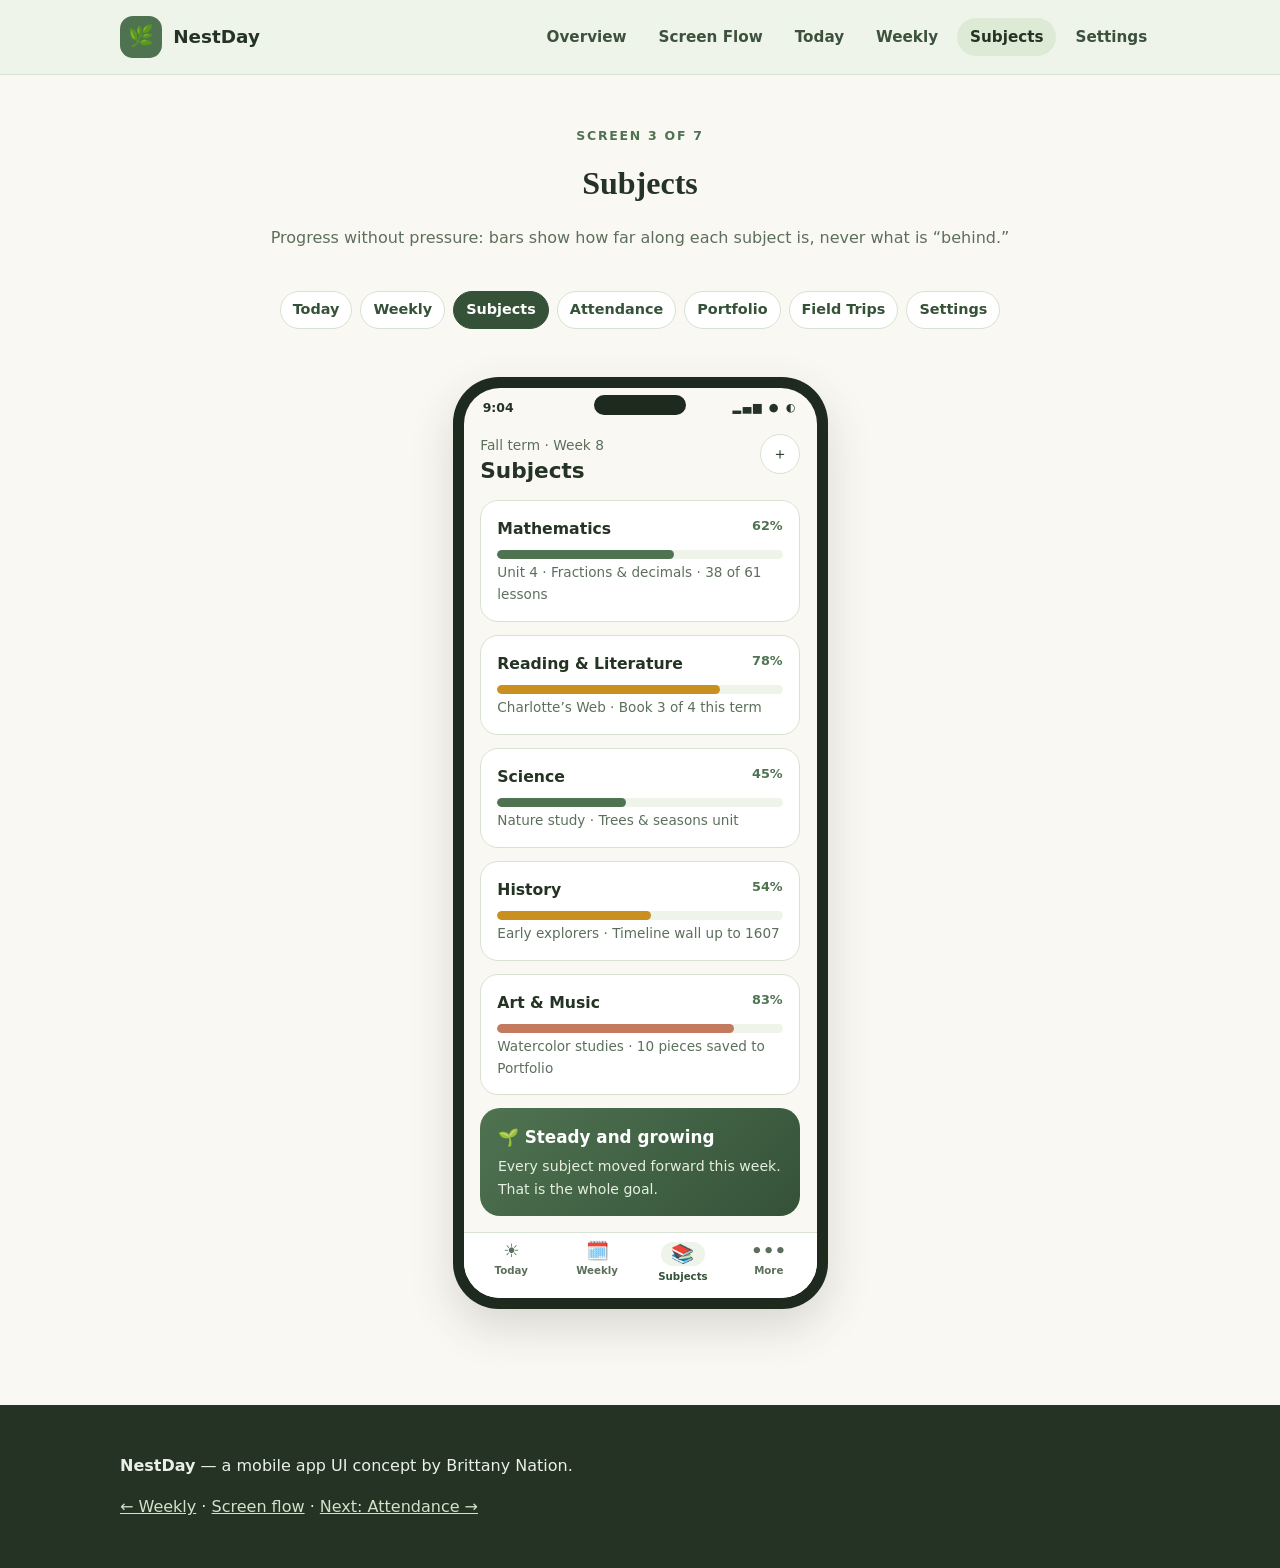
<file: subjects.html>
<!DOCTYPE html>
<html lang="en">
<head>
<meta charset="UTF-8">
<meta name="viewport" content="width=device-width, initial-scale=1.0">
<title>Subjects — NestDay UI Concept | Brittany Nation</title>
<meta name="description" content="The Subjects tracker screen of the NestDay homeschool planner UI concept, with progress bars for each subject.">
<link rel="stylesheet" href="styles.css">
</head>
<body>
<a class="skip-link" href="#main">Skip to content</a>
<header class="site-header"><div class="site-header-inner">
<a class="brand" href="index.html"><span class="brand-mark" aria-hidden="true">🌿</span> NestDay</a>
<nav class="main-nav" aria-label="Main navigation"><ul>
<li><a href="index.html">Overview</a></li><li><a href="flow.html">Screen Flow</a></li>
<li><a href="today.html">Today</a></li><li><a href="weekly.html">Weekly</a></li>
<li><a href="subjects.html" aria-current="page">Subjects</a></li><li><a href="settings.html">Settings</a></li>
</ul></nav></div></header>

<main id="main"><div class="wrap">
  <div class="screen-hero">
    <p class="eyebrow">Screen 3 of 7</p>
    <h1>Subjects</h1>
    <p class="muted">Progress without pressure: bars show how far along each subject is, never what is &ldquo;behind.&rdquo;</p>
  </div>
  <nav class="screen-nav" aria-label="App screens">
    <a href="today.html">Today</a><a href="weekly.html">Weekly</a><a href="subjects.html" aria-current="page">Subjects</a><a href="attendance.html">Attendance</a><a href="portfolio.html">Portfolio</a><a href="trips.html">Field Trips</a><a href="settings.html">Settings</a>
  </nav>

  <div class="phone-stage">
    <div class="phone" role="img" aria-label="Phone mockup of the NestDay Subjects screen showing progress bars: Mathematics 62 percent, Reading and Literature 78 percent, Science 45 percent, History 54 percent, and Art and Music 83 percent.">
      <div class="phone-screen">
        <div class="notch" aria-hidden="true"></div>
        <div class="status-bar"><span>9:04</span><span class="status-icons" aria-hidden="true">▂▄▆ ● ◐</span></div>
        <div class="app-body">
          <div class="app-head">
            <div><p>Fall term · Week 8</p><h2>Subjects</h2></div>
            <div class="icon-btn" aria-hidden="true">＋</div>
          </div>
          <div class="app-card">
            <h3>Mathematics <span class="right">62%</span></h3>
            <div class="bar" aria-hidden="true"><i style="width:62%"></i></div>
            <p style="margin:0;color:var(--muted);font-size:.85rem">Unit 4 · Fractions &amp; decimals · 38 of 61 lessons</p>
          </div>
          <div class="app-card">
            <h3>Reading &amp; Literature <span class="right">78%</span></h3>
            <div class="bar warm" aria-hidden="true"><i style="width:78%"></i></div>
            <p style="margin:0;color:var(--muted);font-size:.85rem">Charlotte&rsquo;s Web · Book 3 of 4 this term</p>
          </div>
          <div class="app-card">
            <h3>Science <span class="right">45%</span></h3>
            <div class="bar" aria-hidden="true"><i style="width:45%"></i></div>
            <p style="margin:0;color:var(--muted);font-size:.85rem">Nature study · Trees &amp; seasons unit</p>
          </div>
          <div class="app-card">
            <h3>History <span class="right">54%</span></h3>
            <div class="bar warm" aria-hidden="true"><i style="width:54%"></i></div>
            <p style="margin:0;color:var(--muted);font-size:.85rem">Early explorers · Timeline wall up to 1607</p>
          </div>
          <div class="app-card">
            <h3>Art &amp; Music <span class="right">83%</span></h3>
            <div class="bar rose" aria-hidden="true"><i style="width:83%"></i></div>
            <p style="margin:0;color:var(--muted);font-size:.85rem">Watercolor studies · 10 pieces saved to Portfolio</p>
          </div>
          <div class="greeting-card" style="margin-bottom:0">
            <h3>🌱 Steady and growing</h3>
            <p>Every subject moved forward this week. That is the whole goal.</p>
          </div>
        </div>
        <nav class="tab-bar" aria-label="App tab bar">
          <a class="tab" href="today.html"><span class="ticon" aria-hidden="true">☀️</span>Today</a>
          <a class="tab" href="weekly.html"><span class="ticon" aria-hidden="true">🗓️</span>Weekly</a>
          <a class="tab active" href="subjects.html" aria-current="page"><span class="ticon" aria-hidden="true">📚</span>Subjects</a>
          <a class="tab" href="settings.html"><span class="ticon" aria-hidden="true">•••</span>More</a>
        </nav>
      </div>
    </div>
  </div>
</div></main>
<footer class="site-footer"><div class="wrap"><p><strong>NestDay</strong> — a mobile app UI concept by Brittany Nation.</p><p><a href="weekly.html">← Weekly</a> · <a href="flow.html">Screen flow</a> · <a href="attendance.html">Next: Attendance →</a></p></div></footer>
</body>
</html>
</file>
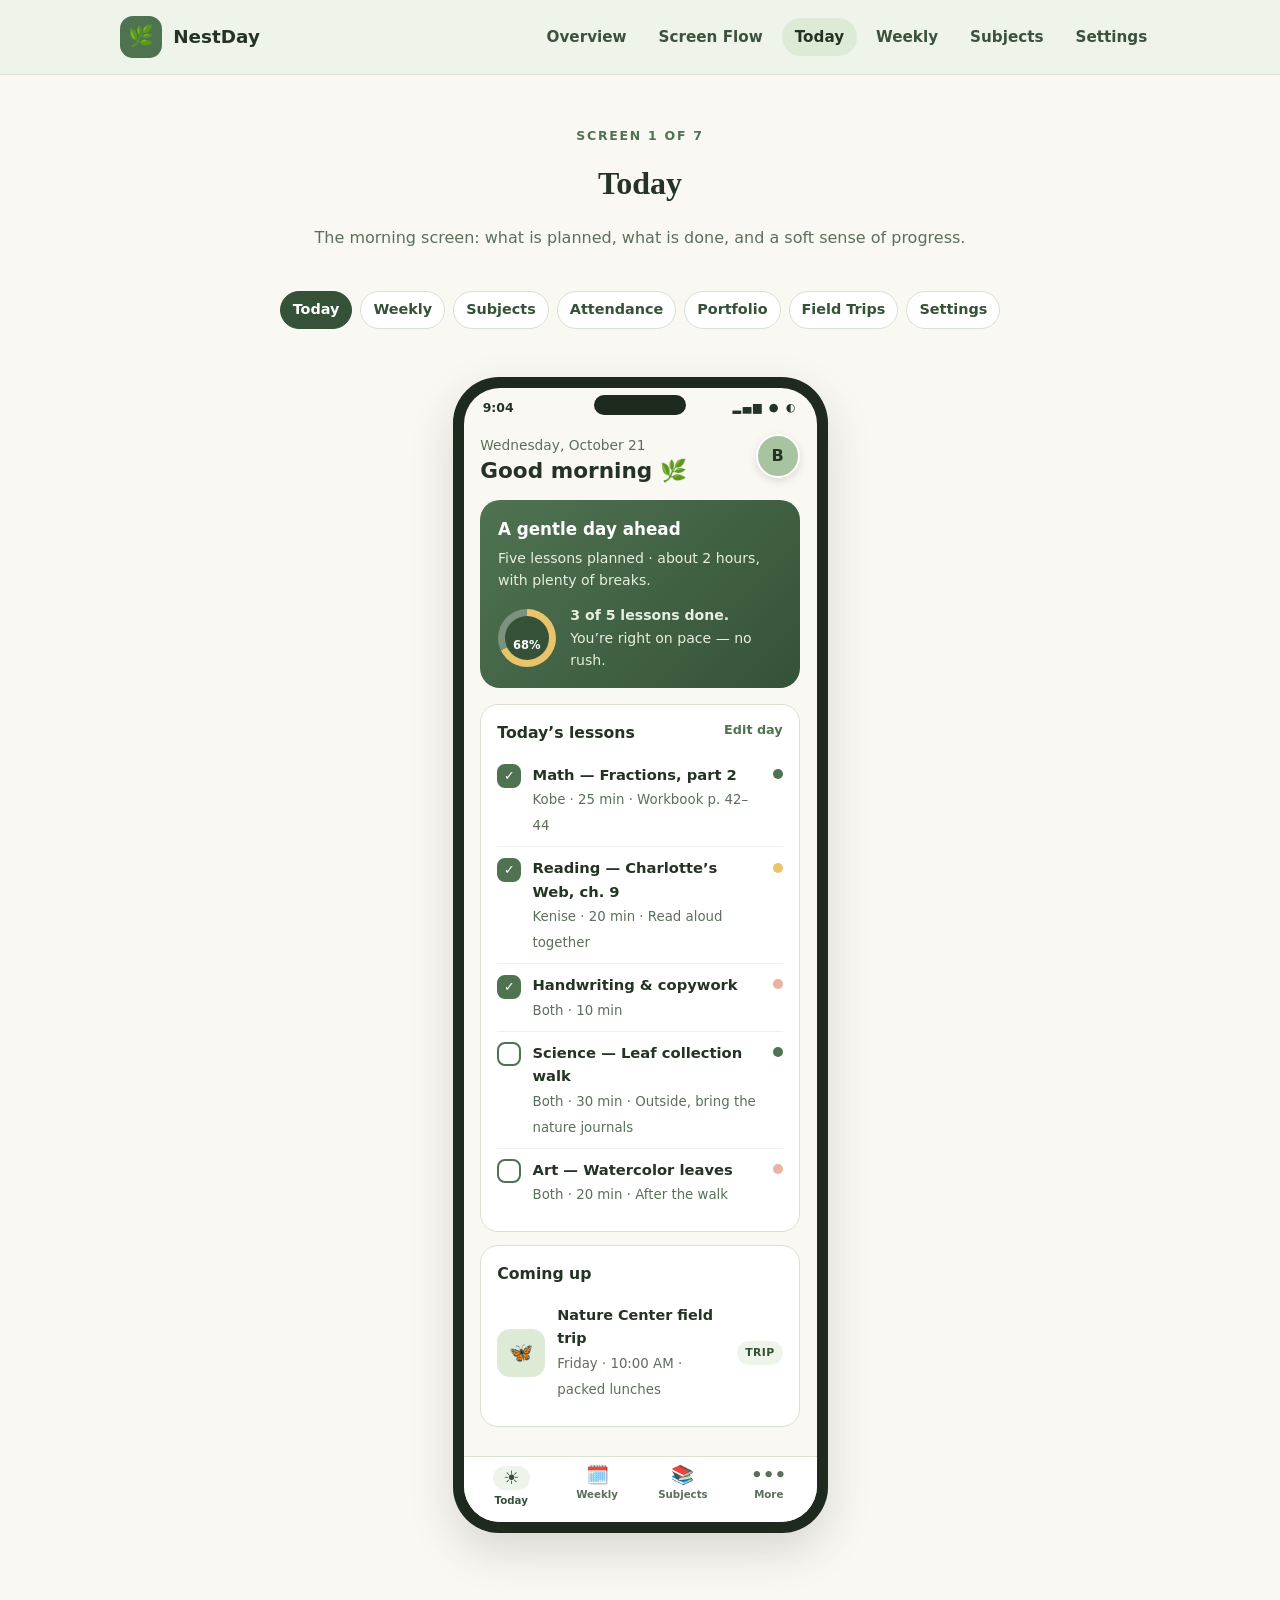
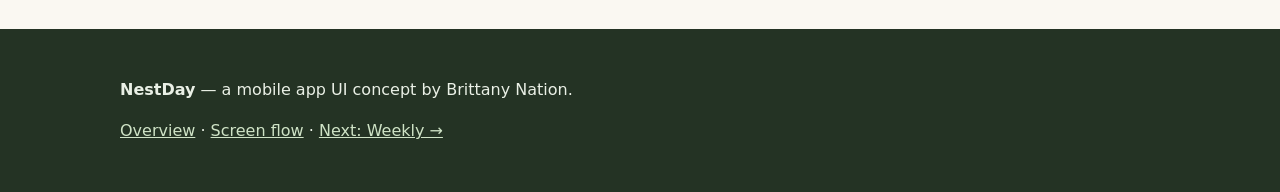
<file: today.html>
<!DOCTYPE html>
<html lang="en">
<head>
<meta charset="UTF-8">
<meta name="viewport" content="width=device-width, initial-scale=1.0">
<title>Today — NestDay UI Concept | Brittany Nation</title>
<meta name="description" content="The Today screen of the NestDay homeschool planner UI concept: date, lesson checklist, and gentle progress.">
<link rel="stylesheet" href="styles.css">
</head>
<body>
<a class="skip-link" href="#main">Skip to content</a>
<header class="site-header"><div class="site-header-inner">
<a class="brand" href="index.html"><span class="brand-mark" aria-hidden="true">🌿</span> NestDay</a>
<nav class="main-nav" aria-label="Main navigation"><ul>
<li><a href="index.html">Overview</a></li><li><a href="flow.html">Screen Flow</a></li>
<li><a href="today.html" aria-current="page">Today</a></li><li><a href="weekly.html">Weekly</a></li>
<li><a href="subjects.html">Subjects</a></li><li><a href="settings.html">Settings</a></li>
</ul></nav></div></header>

<main id="main"><div class="wrap">
  <div class="screen-hero">
    <p class="eyebrow">Screen 1 of 7</p>
    <h1>Today</h1>
    <p class="muted">The morning screen: what is planned, what is done, and a soft sense of progress.</p>
  </div>
  <nav class="screen-nav" aria-label="App screens">
    <a href="today.html" aria-current="page">Today</a><a href="weekly.html">Weekly</a><a href="subjects.html">Subjects</a><a href="attendance.html">Attendance</a><a href="portfolio.html">Portfolio</a><a href="trips.html">Field Trips</a><a href="settings.html">Settings</a>
  </nav>

  <div class="phone-stage">
    <div class="phone" role="img" aria-label="Phone mockup of the NestDay Today screen showing Wednesday, October 21, a checklist of five lessons with three completed, and a gentle progress indicator at 68 percent.">
      <div class="phone-screen">
        <div class="notch" aria-hidden="true"></div>
        <div class="status-bar"><span>9:04</span><span class="status-icons" aria-hidden="true">▂▄▆ ● ◐</span></div>
        <div class="app-body">
          <div class="app-head">
            <div><p>Wednesday, October 21</p><h2>Good morning 🌿</h2></div>
            <div class="avatar" aria-hidden="true">B</div>
          </div>
          <div class="greeting-card">
            <h3>A gentle day ahead</h3>
            <p>Five lessons planned · about 2 hours, with plenty of breaks.</p>
            <div class="progress-ring-row">
              <div class="ring" aria-hidden="true"><span>68%</span></div>
              <p><strong>3 of 5 lessons done.</strong><br>You&rsquo;re right on pace — no rush.</p>
            </div>
          </div>
          <div class="app-card">
            <h3>Today&rsquo;s lessons <span class="right">Edit day</span></h3>
            <div class="lesson"><span class="check done" aria-hidden="true">✓</span><div><strong>Math — Fractions, part 2</strong><small>Kobe · 25 min · Workbook p. 42–44</small></div><span class="subject-dot" style="background:#4f7351" aria-hidden="true"></span></div>
            <div class="lesson"><span class="check done" aria-hidden="true">✓</span><div><strong>Reading — Charlotte&rsquo;s Web, ch. 9</strong><small>Kenise · 20 min · Read aloud together</small></div><span class="subject-dot" style="background:#e9c46a" aria-hidden="true"></span></div>
            <div class="lesson"><span class="check done" aria-hidden="true">✓</span><div><strong>Handwriting &amp; copywork</strong><small>Both · 10 min</small></div><span class="subject-dot" style="background:#e8b4a0" aria-hidden="true"></span></div>
            <div class="lesson"><span class="check" aria-hidden="true"></span><div><strong>Science — Leaf collection walk</strong><small>Both · 30 min · Outside, bring the nature journals</small></div><span class="subject-dot" style="background:#4f7351" aria-hidden="true"></span></div>
            <div class="lesson"><span class="check" aria-hidden="true"></span><div><strong>Art — Watercolor leaves</strong><small>Both · 20 min · After the walk</small></div><span class="subject-dot" style="background:#e8b4a0" aria-hidden="true"></span></div>
          </div>
          <div class="app-card">
            <h3>Coming up</h3>
            <div class="list-row"><span class="thumb" style="background:#dcead6" aria-hidden="true">🦋</span><div><strong>Nature Center field trip</strong><small>Friday · 10:00 AM · packed lunches</small></div><span class="tag">Trip</span></div>
          </div>
        </div>
        <nav class="tab-bar" aria-label="App tab bar">
          <a class="tab active" href="today.html" aria-current="page"><span class="ticon" aria-hidden="true">☀️</span>Today</a>
          <a class="tab" href="weekly.html"><span class="ticon" aria-hidden="true">🗓️</span>Weekly</a>
          <a class="tab" href="subjects.html"><span class="ticon" aria-hidden="true">📚</span>Subjects</a>
          <a class="tab" href="settings.html"><span class="ticon" aria-hidden="true">•••</span>More</a>
        </nav>
      </div>
    </div>
  </div>
</div></main>
<footer class="site-footer"><div class="wrap"><p><strong>NestDay</strong> — a mobile app UI concept by Brittany Nation.</p><p><a href="index.html">Overview</a> · <a href="flow.html">Screen flow</a> · <a href="weekly.html">Next: Weekly →</a></p></div></footer>
</body>
</html>
</file>
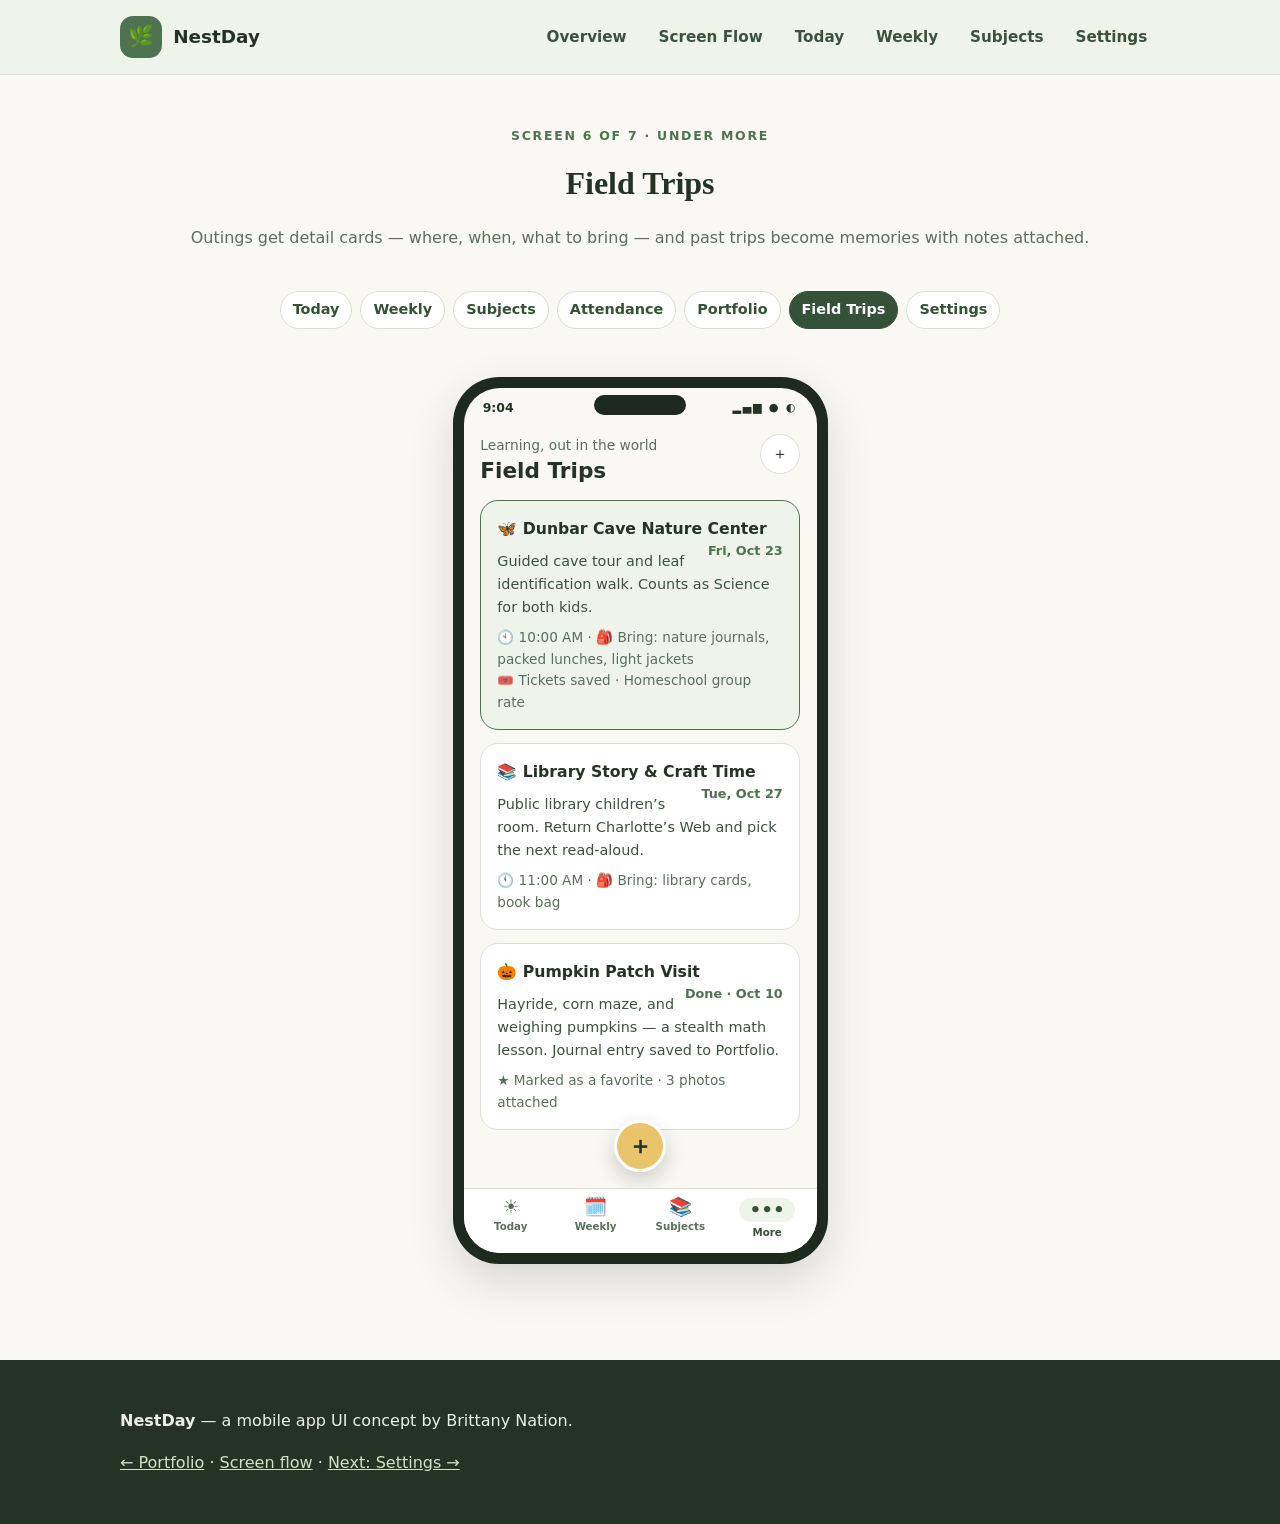
<file: trips.html>
<!DOCTYPE html>
<html lang="en">
<head>
<meta charset="UTF-8">
<meta name="viewport" content="width=device-width, initial-scale=1.0">
<title>Field Trips — NestDay UI Concept | Brittany Nation</title>
<meta name="description" content="The Field Trips screen of the NestDay homeschool planner UI concept: upcoming and past outings as warm detail cards.">
<link rel="stylesheet" href="styles.css">
</head>
<body>
<a class="skip-link" href="#main">Skip to content</a>
<header class="site-header"><div class="site-header-inner">
<a class="brand" href="index.html"><span class="brand-mark" aria-hidden="true">🌿</span> NestDay</a>
<nav class="main-nav" aria-label="Main navigation"><ul>
<li><a href="index.html">Overview</a></li><li><a href="flow.html">Screen Flow</a></li>
<li><a href="today.html">Today</a></li><li><a href="weekly.html">Weekly</a></li>
<li><a href="subjects.html">Subjects</a></li><li><a href="settings.html">Settings</a></li>
</ul></nav></div></header>

<main id="main"><div class="wrap">
  <div class="screen-hero">
    <p class="eyebrow">Screen 6 of 7 · Under More</p>
    <h1>Field Trips</h1>
    <p class="muted">Outings get detail cards — where, when, what to bring — and past trips become memories with notes attached.</p>
  </div>
  <nav class="screen-nav" aria-label="App screens">
    <a href="today.html">Today</a><a href="weekly.html">Weekly</a><a href="subjects.html">Subjects</a><a href="attendance.html">Attendance</a><a href="portfolio.html">Portfolio</a><a href="trips.html" aria-current="page">Field Trips</a><a href="settings.html">Settings</a>
  </nav>

  <div class="phone-stage">
    <div class="phone" role="img" aria-label="Phone mockup of the NestDay Field Trips screen showing an upcoming Nature Center visit on Friday, a library story time, and a completed pumpkin patch trip with a note.">
      <div class="phone-screen">
        <div class="notch" aria-hidden="true"></div>
        <div class="status-bar"><span>9:04</span><span class="status-icons" aria-hidden="true">▂▄▆ ● ◐</span></div>
        <div class="app-body">
          <div class="app-head">
            <div><p>Learning, out in the world</p><h2>Field Trips</h2></div>
            <div class="icon-btn" aria-hidden="true">＋</div>
          </div>
          <div class="app-card" style="border-color:#4f7351;background:#eef4ea">
            <h3>🦋 Dunbar Cave Nature Center <span class="right">Fri, Oct 23</span></h3>
            <p style="margin:0 0 .5rem;color:var(--ink-soft);font-size:.9rem">Guided cave tour and leaf identification walk. Counts as Science for both kids.</p>
            <p style="margin:0;color:var(--muted);font-size:.85rem">🕙 10:00 AM · 🎒 Bring: nature journals, packed lunches, light jackets<br>🎟️ Tickets saved · Homeschool group rate</p>
          </div>
          <div class="app-card">
            <h3>📚 Library Story &amp; Craft Time <span class="right">Tue, Oct 27</span></h3>
            <p style="margin:0 0 .5rem;color:var(--ink-soft);font-size:.9rem">Public library children&rsquo;s room. Return Charlotte&rsquo;s Web and pick the next read-aloud.</p>
            <p style="margin:0;color:var(--muted);font-size:.85rem">🕚 11:00 AM · 🎒 Bring: library cards, book bag</p>
          </div>
          <div class="app-card">
            <h3>🎃 Pumpkin Patch Visit <span class="right">Done · Oct 10</span></h3>
            <p style="margin:0 0 .5rem;color:var(--ink-soft);font-size:.9rem">Hayride, corn maze, and weighing pumpkins — a stealth math lesson. Journal entry saved to Portfolio.</p>
            <p style="margin:0;color:var(--muted);font-size:.85rem">★ Marked as a favorite · 3 photos attached</p>
          </div>
          <div class="fab" aria-hidden="true">＋</div>
        </div>
        <nav class="tab-bar" aria-label="App tab bar">
          <a class="tab" href="today.html"><span class="ticon" aria-hidden="true">☀️</span>Today</a>
          <a class="tab" href="weekly.html"><span class="ticon" aria-hidden="true">🗓️</span>Weekly</a>
          <a class="tab" href="subjects.html"><span class="ticon" aria-hidden="true">📚</span>Subjects</a>
          <a class="tab active" href="settings.html" aria-current="page"><span class="ticon" aria-hidden="true">•••</span>More</a>
        </nav>
      </div>
    </div>
  </div>
</div></main>
<footer class="site-footer"><div class="wrap"><p><strong>NestDay</strong> — a mobile app UI concept by Brittany Nation.</p><p><a href="portfolio.html">← Portfolio</a> · <a href="flow.html">Screen flow</a> · <a href="settings.html">Next: Settings →</a></p></div></footer>
</body>
</html>
</file>
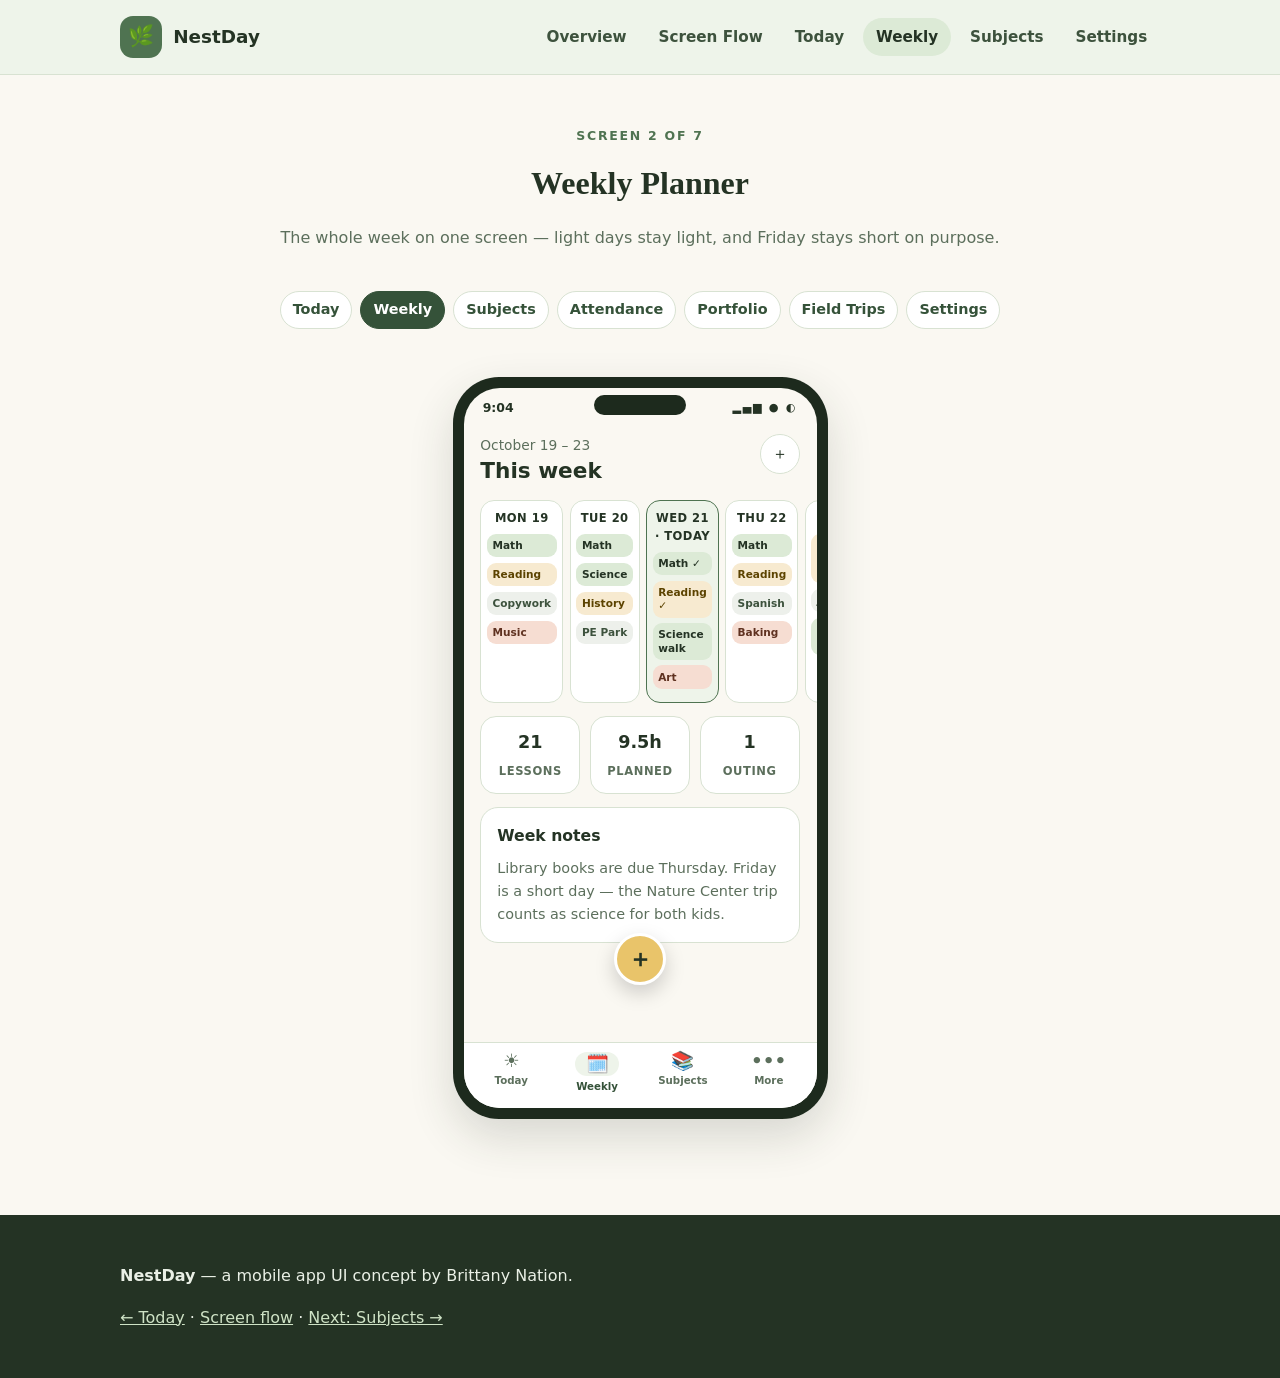
<file: weekly.html>
<!DOCTYPE html>
<html lang="en">
<head>
<meta charset="UTF-8">
<meta name="viewport" content="width=device-width, initial-scale=1.0">
<title>Weekly Planner — NestDay UI Concept | Brittany Nation</title>
<meta name="description" content="The Weekly planner screen of the NestDay homeschool planner UI concept: a five-day grid of lessons and activities.">
<link rel="stylesheet" href="styles.css">
</head>
<body>
<a class="skip-link" href="#main">Skip to content</a>
<header class="site-header"><div class="site-header-inner">
<a class="brand" href="index.html"><span class="brand-mark" aria-hidden="true">🌿</span> NestDay</a>
<nav class="main-nav" aria-label="Main navigation"><ul>
<li><a href="index.html">Overview</a></li><li><a href="flow.html">Screen Flow</a></li>
<li><a href="today.html">Today</a></li><li><a href="weekly.html" aria-current="page">Weekly</a></li>
<li><a href="subjects.html">Subjects</a></li><li><a href="settings.html">Settings</a></li>
</ul></nav></div></header>

<main id="main"><div class="wrap">
  <div class="screen-hero">
    <p class="eyebrow">Screen 2 of 7</p>
    <h1>Weekly Planner</h1>
    <p class="muted">The whole week on one screen — light days stay light, and Friday stays short on purpose.</p>
  </div>
  <nav class="screen-nav" aria-label="App screens">
    <a href="today.html">Today</a><a href="weekly.html" aria-current="page">Weekly</a><a href="subjects.html">Subjects</a><a href="attendance.html">Attendance</a><a href="portfolio.html">Portfolio</a><a href="trips.html">Field Trips</a><a href="settings.html">Settings</a>
  </nav>

  <div class="phone-stage">
    <div class="phone" role="img" aria-label="Phone mockup of the NestDay Weekly planner showing a five-day grid for October 19 to 23, with Wednesday highlighted as today and a field trip on Friday.">
      <div class="phone-screen">
        <div class="notch" aria-hidden="true"></div>
        <div class="status-bar"><span>9:04</span><span class="status-icons" aria-hidden="true">▂▄▆ ● ◐</span></div>
        <div class="app-body">
          <div class="app-head">
            <div><p>October 19 – 23</p><h2>This week</h2></div>
            <div class="icon-btn" aria-hidden="true">＋</div>
          </div>
          <div class="week-grid">
            <div class="day-col"><h4>Mon 19</h4><div class="chip green">Math</div><div class="chip warm">Reading</div><div class="chip grey">Copywork</div><div class="chip rose">Music</div></div>
            <div class="day-col"><h4>Tue 20</h4><div class="chip green">Math</div><div class="chip green">Science</div><div class="chip warm">History</div><div class="chip grey">PE Park</div></div>
            <div class="day-col today"><h4>Wed 21 · Today</h4><div class="chip green">Math ✓</div><div class="chip warm">Reading ✓</div><div class="chip green">Science walk</div><div class="chip rose">Art</div></div>
            <div class="day-col"><h4>Thu 22</h4><div class="chip green">Math</div><div class="chip warm">Reading</div><div class="chip grey">Spanish</div><div class="chip rose">Baking</div></div>
            <div class="day-col"><h4>Fri 23</h4><div class="chip warm">🦋 Field trip</div><div class="chip grey">Journal</div><div class="chip green">Free read</div></div>
          </div>
          <div style="height:.8rem"></div>
          <div class="mini-stats">
            <div class="mini-stat"><strong>21</strong><span>Lessons</span></div>
            <div class="mini-stat"><strong>9.5h</strong><span>Planned</span></div>
            <div class="mini-stat"><strong>1</strong><span>Outing</span></div>
          </div>
          <div class="app-card">
            <h3>Week notes</h3>
            <p style="margin:0;color:var(--muted);font-size:.9rem">Library books are due Thursday. Friday is a short day — the Nature Center trip counts as science for both kids.</p>
          </div>
          <div class="fab" aria-hidden="true">＋</div>
        </div>
        <nav class="tab-bar" aria-label="App tab bar">
          <a class="tab" href="today.html"><span class="ticon" aria-hidden="true">☀️</span>Today</a>
          <a class="tab active" href="weekly.html" aria-current="page"><span class="ticon" aria-hidden="true">🗓️</span>Weekly</a>
          <a class="tab" href="subjects.html"><span class="ticon" aria-hidden="true">📚</span>Subjects</a>
          <a class="tab" href="settings.html"><span class="ticon" aria-hidden="true">•••</span>More</a>
        </nav>
      </div>
    </div>
  </div>
</div></main>
<footer class="site-footer"><div class="wrap"><p><strong>NestDay</strong> — a mobile app UI concept by Brittany Nation.</p><p><a href="today.html">← Today</a> · <a href="flow.html">Screen flow</a> · <a href="subjects.html">Next: Subjects →</a></p></div></footer>
</body>
</html>
</file>
<file: styles.css>
/* NestDay — Mobile App UI Concept
   Shared stylesheet: gallery pages + phone-frame app screens
   Palette: soft sage / warm cream, dark text for contrast */

:root{
  --ink:#243324;
  --ink-soft:#3d523d;
  --muted:#5c6f5c;
  --sage:#a8c3a0;
  --sage-light:#dcead6;
  --sage-pale:#eef4ea;
  --sage-deep:#4f7351;
  --sage-dark:#355239;
  --cream:#faf8f2;
  --paper:#ffffff;
  --warm:#e9c46a;
  --warm-soft:#f7ead0;
  --rose:#e8b4a0;
  --line:#d8e2d2;
  --radius:18px;
  --shadow:0 18px 45px rgba(36,51,36,.16);
  --font:"Segoe UI",system-ui,-apple-system,BlinkMacSystemFont,"Helvetica Neue",Arial,sans-serif;
  --font-display:Georgia,"Times New Roman",serif;
}
*{box-sizing:border-box}
html{scroll-behavior:smooth}
body{margin:0;font-family:var(--font);color:var(--ink);background:var(--cream);line-height:1.6}
a{color:var(--sage-dark)}
a:focus-visible,button:focus-visible{outline:3px solid var(--sage-deep);outline-offset:3px}
.skip-link{position:absolute;left:-999px;top:0;background:var(--ink);color:#fff;padding:.6rem 1rem;z-index:50}
.skip-link:focus{left:1rem;top:1rem}

/* ---------- Gallery / site chrome ---------- */
.site-header{background:var(--sage-pale);border-bottom:1px solid var(--line)}
.site-header-inner,.wrap{max-width:1080px;margin:0 auto;padding:0 1.25rem}
.site-header-inner{display:flex;flex-wrap:wrap;align-items:center;justify-content:space-between;gap:1rem;padding-top:1rem;padding-bottom:1rem}
.brand{display:flex;align-items:center;gap:.7rem;text-decoration:none;color:var(--ink);font-weight:700;font-size:1.15rem}
.brand-mark{width:42px;height:42px;border-radius:13px;background:var(--sage-deep);color:#fff;display:grid;place-items:center;font-size:1.3rem}
.main-nav ul{list-style:none;display:flex;flex-wrap:wrap;gap:.4rem;margin:0;padding:0}
.main-nav a{display:block;padding:.45rem .8rem;border-radius:999px;text-decoration:none;color:var(--ink-soft);font-weight:600;font-size:.95rem}
.main-nav a:hover,.main-nav a[aria-current="page"]{background:var(--sage-light);color:var(--ink)}
.hero{padding:3.2rem 0 2.2rem}
.hero h1{font-family:var(--font-display);font-size:clamp(2.2rem,5vw,3.4rem);line-height:1.08;margin:.4rem 0 1rem;color:var(--ink)}
.hero h1 em{color:var(--sage-deep);font-style:normal}
.lead{font-size:1.12rem;color:var(--ink-soft);max-width:42rem}
.eyebrow{text-transform:uppercase;letter-spacing:.14em;font-size:.78rem;font-weight:700;color:var(--sage-deep)}
.pill-row{display:flex;flex-wrap:wrap;gap:.5rem;margin:1.2rem 0}
.pill{background:#fff;border:1px solid var(--line);border-radius:999px;padding:.35rem .8rem;font-size:.88rem;font-weight:600}
.btn{display:inline-block;background:var(--sage-dark);color:#fff!important;text-decoration:none;padding:.75rem 1.2rem;border-radius:999px;font-weight:700}
.btn.secondary{background:#fff;color:var(--ink)!important;border:1px solid var(--sage-deep)}
.btn-row{display:flex;flex-wrap:wrap;gap:.7rem;margin-top:1.4rem}
section{padding:1.6rem 0}
h2{font-family:var(--font-display);font-size:1.8rem;margin:.2rem 0 .8rem}
h3{margin:.4rem 0 .4rem}
.muted{color:var(--muted)}
.grid{display:grid;grid-template-columns:repeat(auto-fit,minmax(240px,1fr));gap:1rem}
.card{background:var(--paper);border:1px solid var(--line);border-radius:var(--radius);padding:1.2rem}
.card a{text-decoration:none}
.card:hover{border-color:var(--sage);box-shadow:0 10px 28px rgba(36,51,36,.09)}
.card .icon{width:46px;height:46px;border-radius:13px;background:var(--sage-pale);display:grid;place-items:center;font-size:1.35rem;margin-bottom:.6rem}
.card p{color:var(--muted);margin:.3rem 0 .7rem;font-size:.96rem}
.card .go{font-weight:700;color:var(--sage-dark)}
.swatch-row{display:grid;grid-template-columns:repeat(auto-fit,minmax(140px,1fr));gap:.8rem}
.swatch{border-radius:14px;padding:1rem;border:1px solid var(--line);min-height:96px;display:flex;flex-direction:column;justify-content:flex-end;font-size:.85rem;font-weight:700}
.swatch span{font-weight:400;opacity:.85}
.note-grid{display:grid;grid-template-columns:repeat(auto-fit,minmax(260px,1fr));gap:1rem}
.site-footer{margin-top:3rem;background:var(--ink);color:#eaf0e6;padding:2rem 0}
.site-footer a{color:#cfe3c6}
.screen-hero{text-align:center;padding:2.4rem 0 .5rem}
.screen-hero h1{font-family:var(--font-display);font-size:2rem;margin:.3rem 0}
.screen-nav{display:flex;flex-wrap:wrap;gap:.5rem;justify-content:center;margin:1rem 0 2rem}
.screen-nav a{padding:.4rem .75rem;border-radius:999px;background:#fff;border:1px solid var(--line);text-decoration:none;font-size:.9rem;font-weight:600}
.screen-nav a[aria-current="page"]{background:var(--sage-dark);color:#fff;border-color:var(--sage-dark)}

/* ---------- Flow diagram ---------- */
.flow-board{background:#fff;border:1px solid var(--line);border-radius:20px;padding:1.6rem;overflow-x:auto}
.flow-row{display:flex;align-items:center;justify-content:center;gap:.6rem;flex-wrap:nowrap;min-width:640px;margin:.4rem 0}
.flow-box{background:var(--sage-pale);border:2px solid var(--sage-deep);border-radius:14px;padding:.7rem .9rem;text-align:center;min-width:130px}
.flow-box strong{display:block;font-size:.95rem}
.flow-box small{color:var(--muted)}
.flow-box.center{background:var(--sage-dark);color:#fff;border-color:var(--sage-dark)}
.flow-box.center small{color:#dcead6}
.flow-arrow{font-size:1.4rem;color:var(--sage-deep);flex:none}
.flow-down{text-align:center;font-size:1.4rem;color:var(--sage-deep);min-width:640px}
.flow-caption{text-align:center;color:var(--muted);font-size:.92rem;margin-top:1rem}

/* ---------- Phone frame ---------- */
.phone-stage{display:flex;justify-content:center;padding:1rem 0 3rem}
.phone{width:min(375px,94vw);background:#1d2a1d;border-radius:46px;padding:11px;box-shadow:var(--shadow);flex:none}
.phone-screen{background:var(--cream);border-radius:36px;overflow:hidden;display:flex;flex-direction:column;min-height:720px;position:relative}
.status-bar{display:flex;justify-content:space-between;align-items:center;padding:.65rem 1.2rem .3rem;font-size:.78rem;font-weight:700;color:var(--ink)}
.status-icons{letter-spacing:.15em;font-size:.7rem}
.notch{width:92px;height:20px;background:#1d2a1d;border-radius:999px;margin:0 auto;position:absolute;top:7px;left:50%;transform:translateX(-50%)}
.app-body{flex:1;padding:.7rem 1.05rem 1rem;overflow:hidden}
.app-head{display:flex;justify-content:space-between;align-items:flex-start;gap:.8rem;margin-bottom:.9rem}
.app-head h2{font-family:var(--font);font-size:1.35rem;margin:.1rem 0;line-height:1.2}
.app-head p{margin:0;color:var(--muted);font-size:.86rem}
.avatar{width:44px;height:44px;border-radius:50%;background:var(--sage);display:grid;place-items:center;font-weight:800;color:var(--ink);flex:none;border:2px solid #fff;box-shadow:0 3px 10px rgba(0,0,0,.12)}
.icon-btn{width:40px;height:40px;border-radius:50%;background:#fff;border:1px solid var(--line);display:grid;place-items:center;font-size:1rem;flex:none}
.greeting-card{background:linear-gradient(135deg,var(--sage-deep),var(--sage-dark));color:#fff;border-radius:20px;padding:1rem 1.1rem;margin-bottom:1rem}
.greeting-card h3{color:#fff;margin:0 0 .25rem;font-size:1.05rem}
.greeting-card p{margin:0;color:#e6efe1;font-size:.88rem}
.progress-ring-row{display:flex;align-items:center;gap:.9rem;margin-top:.8rem}
.ring{width:58px;height:58px;border-radius:50%;background:conic-gradient(var(--warm) 0 68%,rgba(255,255,255,.28) 68% 100%);display:grid;place-items:center;flex:none}
.ring::after{content:"68%";width:44px;height:44px;border-radius:50%;background:var(--sage-dark);display:grid;place-items:center;font-size:.72rem;font-weight:800;text-align:center;line-height:58px}
.ring span{display:none}
.app-card{background:#fff;border:1px solid var(--line);border-radius:18px;padding:.95rem 1rem;margin-bottom:.8rem}
.app-card h3{font-size:.98rem;margin:0 0 .55rem}
.app-card h3 .right{float:right;font-size:.8rem;color:var(--sage-deep);font-weight:700}
.lesson{display:flex;gap:.7rem;align-items:flex-start;padding:.55rem 0;border-top:1px solid #eef1ea}
.lesson:first-of-type{border-top:0}
.check{width:24px;height:24px;border-radius:8px;border:2px solid var(--sage-deep);flex:none;display:grid;place-items:center;color:#fff;font-size:.8rem;margin-top:.1rem}
.check.done{background:var(--sage-deep)}
.lesson strong{display:block;font-size:.92rem}
.lesson small{color:var(--muted)}
.subject-dot{width:10px;height:10px;border-radius:50%;margin-left:auto;flex:none;margin-top:.4rem}
.bar{height:9px;background:var(--sage-pale);border-radius:999px;overflow:hidden;margin:.35rem 0 .2rem}
.bar i{display:block;height:100%;border-radius:999px;background:var(--sage-deep)}
.bar.warm i{background:#c98f1f}
.bar.rose i{background:#c47a5e}
.mini-stats{display:grid;grid-template-columns:1fr 1fr 1fr;gap:.6rem;margin-bottom:.8rem}
.mini-stat{background:#fff;border:1px solid var(--line);border-radius:16px;padding:.7rem .5rem;text-align:center}
.mini-stat strong{display:block;font-size:1.1rem}
.mini-stat span{font-size:.72rem;color:var(--muted);text-transform:uppercase;letter-spacing:.05em;font-weight:700}
.week-grid{display:grid;grid-template-columns:repeat(5,1fr);gap:.4rem}
.day-col{background:#fff;border:1px solid var(--line);border-radius:14px;padding:.5rem .35rem;min-height:150px}
.day-col.today{border-color:var(--sage-deep);background:var(--sage-pale)}
.day-col h4{margin:0 0 .4rem;font-size:.72rem;text-align:center;text-transform:uppercase;letter-spacing:.04em}
.chip{border-radius:9px;padding:.32rem .35rem;font-size:.66rem;font-weight:700;line-height:1.25;margin-bottom:.35rem}
.chip.green{background:var(--sage-light);color:var(--ink)}
.chip.warm{background:var(--warm-soft);color:#5c4300}
.chip.rose{background:#f6ddd2;color:#5f3120}
.chip.grey{background:#edf0eb;color:var(--ink-soft)}
.dots-grid{display:grid;grid-template-columns:repeat(7,1fr);gap:.45rem;text-align:center}
.dots-grid .dow{font-size:.68rem;font-weight:800;color:var(--muted);text-transform:uppercase}
.dot-day{aspect-ratio:1;border-radius:50%;display:grid;place-items:center;font-size:.72rem;font-weight:700;background:#fff;border:1px solid var(--line)}
.dot-day.present{background:var(--sage);border-color:var(--sage-deep)}
.dot-day.absent{background:#f6ddd2;border-color:var(--rose)}
.dot-day.future{opacity:.45}
.legend{display:flex;gap:1rem;flex-wrap:wrap;font-size:.8rem;color:var(--muted);margin-top:.7rem}
.legend i{width:12px;height:12px;border-radius:50%;display:inline-block;vertical-align:-1px;margin-right:.3rem}
.list-row{display:flex;gap:.75rem;align-items:center;padding:.6rem 0;border-top:1px solid #eef1ea}
.list-row:first-of-type{border-top:0}
.thumb{width:48px;height:48px;border-radius:13px;flex:none;display:grid;place-items:center;font-size:1.2rem}
.list-row strong{display:block;font-size:.9rem}
.list-row small{color:var(--muted)}
.list-row .tag{margin-left:auto;flex:none}
.tag{font-size:.68rem;font-weight:800;padding:.22rem .5rem;border-radius:999px;background:var(--sage-pale);color:var(--sage-dark);text-transform:uppercase;letter-spacing:.04em}
.tag.warm{background:var(--warm-soft);color:#5c4300}
.toggle-row{display:flex;align-items:center;justify-content:space-between;gap:1rem;padding:.65rem 0;border-top:1px solid #eef1ea}
.toggle-row:first-of-type{border-top:0}
.toggle-row strong{display:block;font-size:.9rem}
.toggle-row small{color:var(--muted)}
.toggle{width:46px;height:27px;border-radius:999px;background:#cfd8ca;flex:none;position:relative}
.toggle::after{content:"";width:21px;height:21px;border-radius:50%;background:#fff;position:absolute;top:3px;left:3px;box-shadow:0 2px 6px rgba(0,0,0,.2)}
.toggle.on{background:var(--sage-deep)}
.toggle.on::after{left:22px}
.kid-row{display:flex;align-items:center;gap:.7rem;padding:.55rem 0;border-top:1px solid #eef1ea}
.kid-row:first-of-type{border-top:0}
.kid-avatar{width:40px;height:40px;border-radius:50%;display:grid;place-items:center;font-weight:800;flex:none}
.tab-bar{display:flex;justify-content:space-around;background:#fff;border-top:1px solid var(--line);padding:.55rem .3rem .85rem}
.tab{display:flex;flex-direction:column;align-items:center;gap:.1rem;font-size:.64rem;font-weight:700;color:var(--muted);text-decoration:none;min-width:52px}
.tab .ticon{font-size:1.15rem;line-height:1}
.tab.active{color:var(--sage-dark)}
.tab.active .ticon{background:var(--sage-pale);border-radius:999px;padding:.18rem .65rem}
.fab{width:52px;height:52px;border-radius:50%;background:var(--warm);color:var(--ink);display:grid;place-items:center;font-size:1.5rem;font-weight:800;box-shadow:0 8px 20px rgba(0,0,0,.18);margin:-1.4rem auto 0;border:3px solid #fff}
@media (max-width:640px){
  .hero{padding-top:2rem}
  .flow-row,.flow-down{min-width:560px}
  .phone-screen{min-height:660px}
}
@media (prefers-reduced-motion:reduce){html{scroll-behavior:auto}}
</file>
